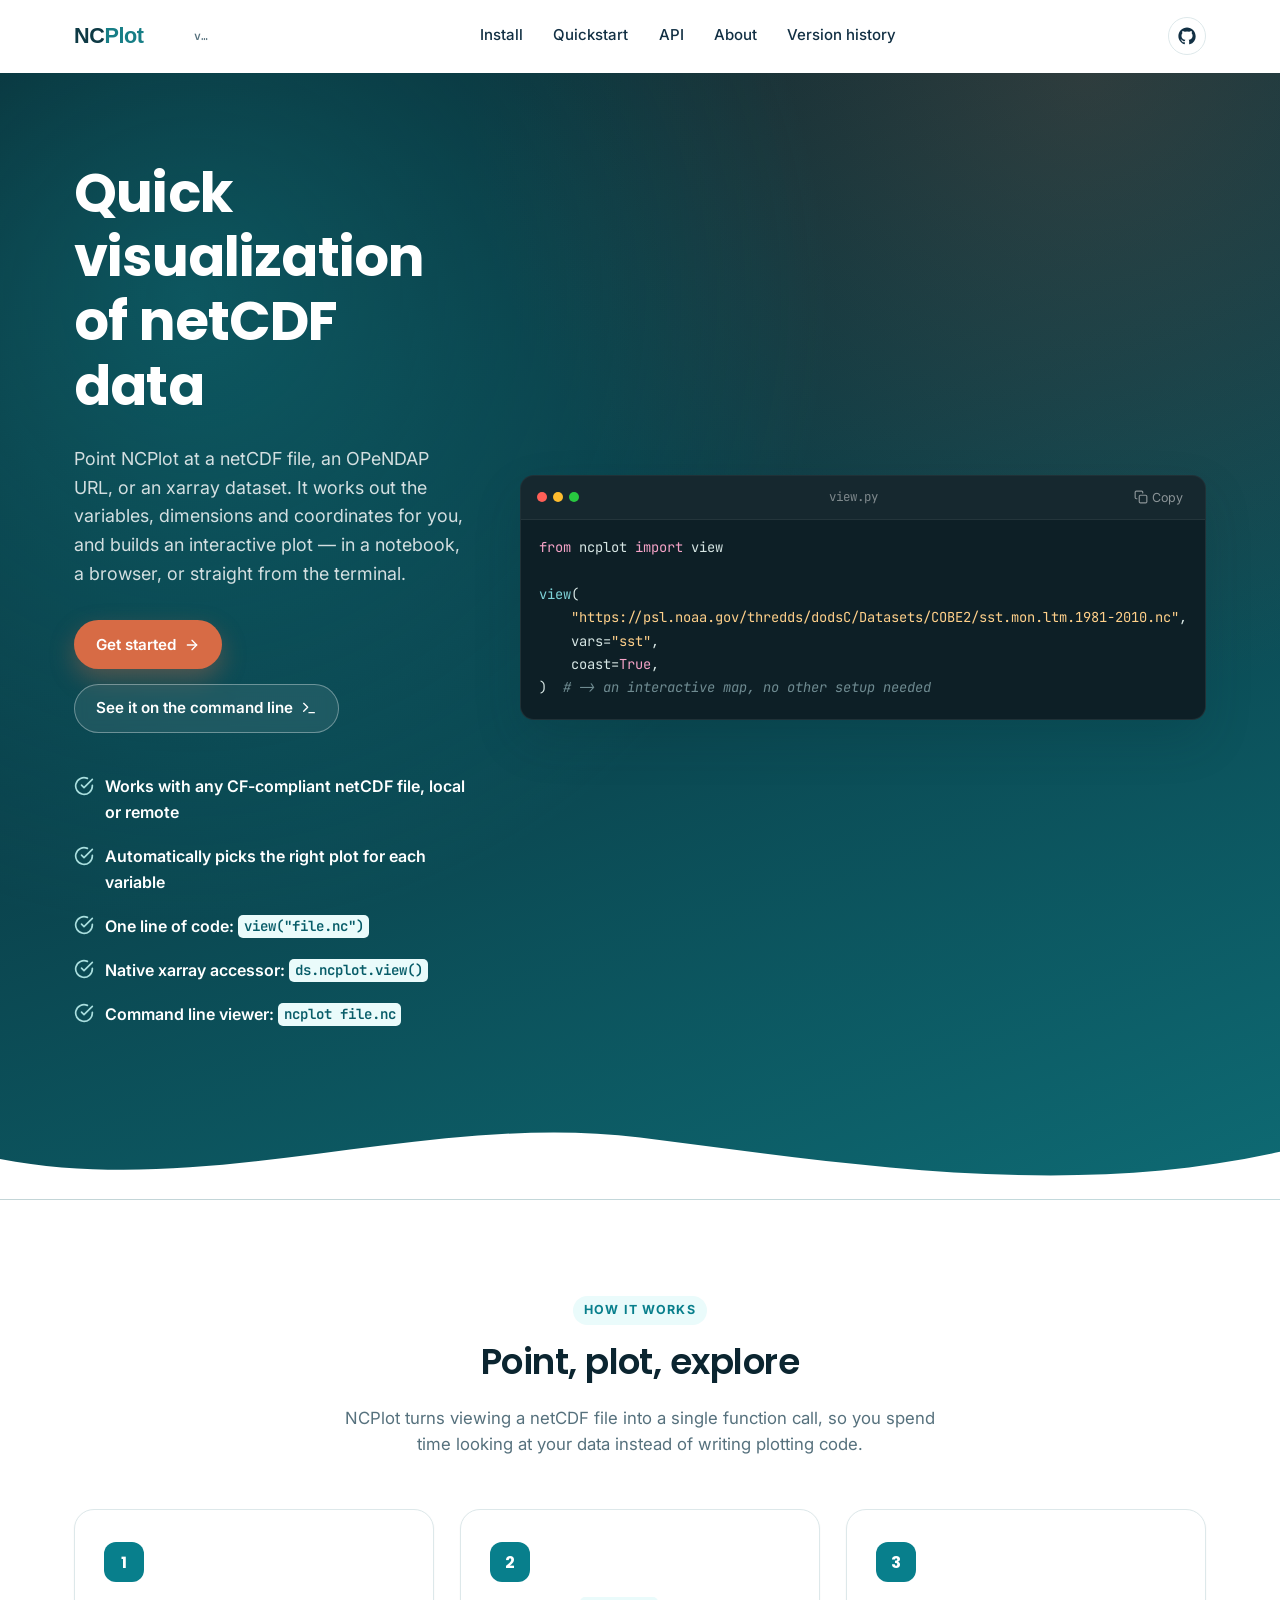
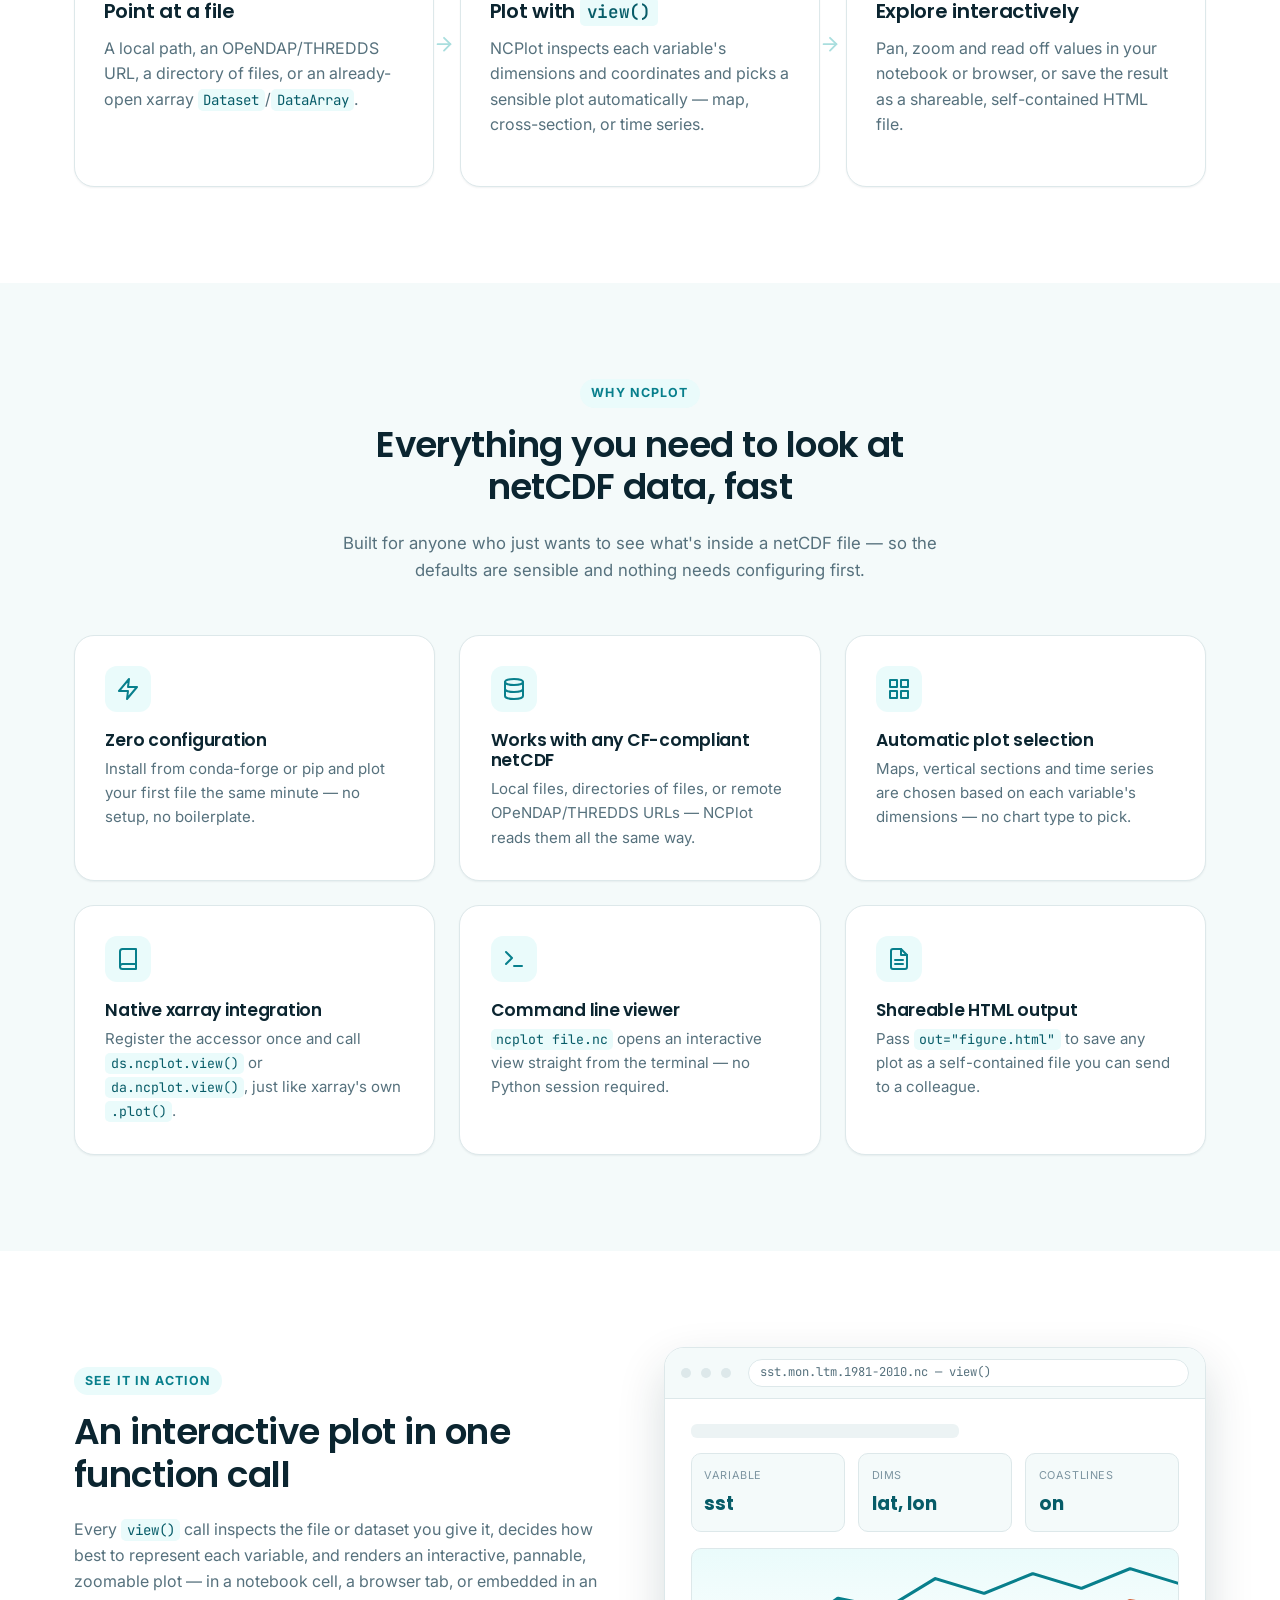
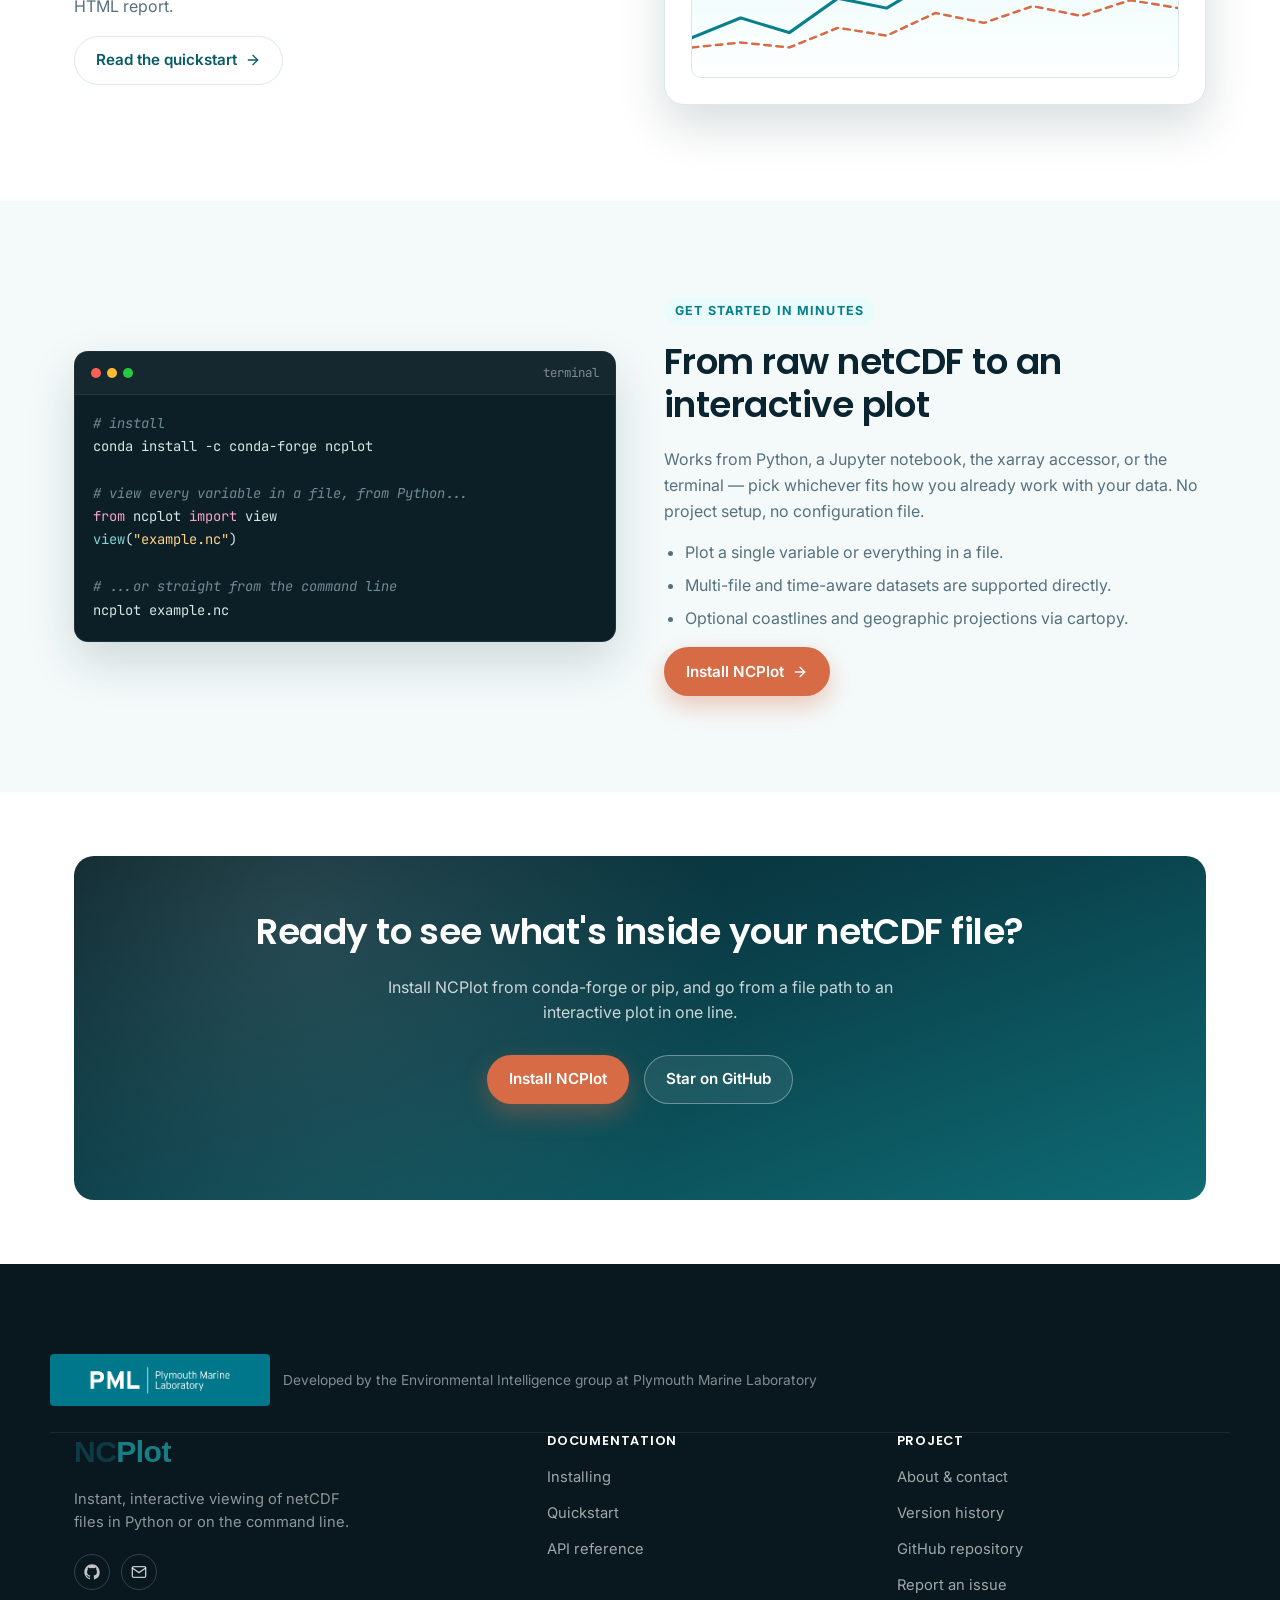
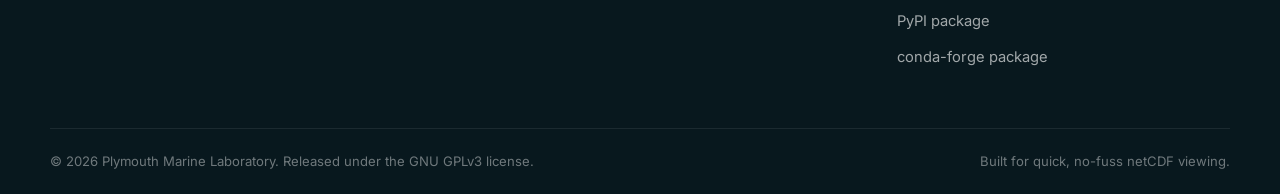
<file: docs-site/index.html>
<!doctype html>
<html lang="en">
<head>
<meta charset="utf-8">
<meta name="viewport" content="width=device-width, initial-scale=1">
<title>NCPlot — Instant Interactive Viewing of netCDF Files</title>
<meta name="description" content="NCPlot is a Python package that automatically plots the contents of netCDF files and xarray datasets — interactively, in a notebook, a browser, or straight from the command line, in a single line of code.">
<link rel="icon" type="image/svg+xml" href="assets/img/favicon.svg">
<link rel="preconnect" href="https://fonts.googleapis.com">
<link rel="preconnect" href="https://fonts.gstatic.com" crossorigin>
<link href="https://fonts.googleapis.com/css2?family=Inter:wght@400;500;600;700&family=Poppins:wght@600;700&family=JetBrains+Mono:wght@400;500&display=swap" rel="stylesheet">
<link rel="stylesheet" href="assets/css/style.css">
</head>
<body>

<header class="site-header">
  <div class="container nav">
    <a class="brand" href="index.html">
      <img src="assets/img/ncplot_wordmark.svg" alt="NCPlot">
      <span id="ncplot-docs-version" class="brand-version">v&hellip;</span>
    </a>
    <nav class="nav-links" id="nav-links">
      <a href="installing.html" data-page="installing.html">Install</a>
      <a href="quickstart.html" data-page="quickstart.html">Quickstart</a>
      <a href="api.html" data-page="api.html">API</a>
      <a href="about.html" data-page="about.html">About</a>
      <a href="version-history.html" data-page="version-history.html">Version history</a>
    </nav>
    <div class="nav-actions">
      <a class="icon-btn" href="https://github.com/pmlmodelling/ncplot" target="_blank" rel="noopener" aria-label="NCPlot on GitHub">
        <svg viewBox="0 0 24 24" fill="currentColor"><path fill-rule="evenodd" d="M12 .5C5.73.5.5 5.74.5 12.09c0 5.08 3.29 9.38 7.86 10.9.57.1.79-.25.79-.55 0-.27-.01-1.17-.02-2.12-3.2.7-3.88-1.36-3.88-1.36-.53-1.34-1.29-1.7-1.29-1.7-1.05-.72.08-.71.08-.71 1.17.08 1.78 1.2 1.78 1.2 1.03 1.77 2.71 1.26 3.37.96.1-.75.4-1.26.73-1.55-2.56-.29-5.26-1.28-5.26-5.71 0-1.26.45-2.29 1.19-3.09-.12-.29-.52-1.46.11-3.05 0 0 .97-.31 3.18 1.18a11.1 11.1 0 0 1 5.79 0c2.2-1.49 3.17-1.18 3.17-1.18.64 1.59.24 2.76.12 3.05.74.8 1.18 1.83 1.18 3.09 0 4.44-2.7 5.42-5.28 5.7.42.36.78 1.08.78 2.17 0 1.57-.01 2.83-.01 3.22 0 .3.21.66.8.55A10.6 10.6 0 0 0 23.5 12.1C23.5 5.74 18.27.5 12 .5Z"/></svg>
      </a>
      <button class="nav-toggle" id="nav-toggle" aria-label="Toggle menu" aria-expanded="false">
        <svg viewBox="0 0 24 24" fill="none" stroke="currentColor" stroke-width="2" stroke-linecap="round"><line x1="3" y1="12" x2="21" y2="12"/><line x1="3" y1="6" x2="21" y2="6"/><line x1="3" y1="18" x2="21" y2="18"/></svg>
      </button>
    </div>
  </div>
</header>

<section class="hero">
  <div class="container hero-grid">
    <div>
      <h1>Quick visualization of netCDF data</h1>
      <p class="hero-sub">Point NCPlot at a netCDF file, an OPeNDAP URL, or an xarray dataset. It works out the variables, dimensions and coordinates for you, and builds an interactive plot — in a notebook, a browser, or straight from the terminal.</p>
      <div class="hero-actions">
        <a class="btn btn-primary" href="installing.html">
          Get started
          <svg viewBox="0 0 24 24" fill="none" stroke="currentColor" stroke-width="2" stroke-linecap="round" stroke-linejoin="round" width="16" height="16"><line x1="5" y1="12" x2="19" y2="12"/><polyline points="12 5 19 12 12 19"/></svg>
        </a>
        <a class="btn btn-ghost" href="quickstart.html">
          See it on the command line
          <svg viewBox="0 0 24 24" fill="none" stroke="currentColor" stroke-width="2" stroke-linecap="round" stroke-linejoin="round" width="16" height="16"><polyline points="4 17 10 11 4 5"/><line x1="12" y1="19" x2="20" y2="19"/></svg>
        </a>
      </div>
      <ul class="hero-points">
        <li>
          <svg viewBox="0 0 24 24" fill="none" stroke="currentColor" stroke-width="2" stroke-linecap="round" stroke-linejoin="round"><path d="M22 11.08V12a10 10 0 1 1-5.93-9.14"/><polyline points="22 4 12 14.01 9 11.01"/></svg>
          <span>Works with any CF-compliant netCDF file, local or remote</span>
        </li>
        <li>
          <svg viewBox="0 0 24 24" fill="none" stroke="currentColor" stroke-width="2" stroke-linecap="round" stroke-linejoin="round"><path d="M22 11.08V12a10 10 0 1 1-5.93-9.14"/><polyline points="22 4 12 14.01 9 11.01"/></svg>
          <span>Automatically picks the right plot for each variable</span>
        </li>
        <li>
          <svg viewBox="0 0 24 24" fill="none" stroke="currentColor" stroke-width="2" stroke-linecap="round" stroke-linejoin="round"><path d="M22 11.08V12a10 10 0 1 1-5.93-9.14"/><polyline points="22 4 12 14.01 9 11.01"/></svg>
          <span>One line of code: <code>view("file.nc")</code></span>
        </li>
        <li>
          <svg viewBox="0 0 24 24" fill="none" stroke="currentColor" stroke-width="2" stroke-linecap="round" stroke-linejoin="round"><path d="M22 11.08V12a10 10 0 1 1-5.93-9.14"/><polyline points="22 4 12 14.01 9 11.01"/></svg>
          <span>Native xarray accessor: <code>ds.ncplot.view()</code></span>
        </li>
        <li>
          <svg viewBox="0 0 24 24" fill="none" stroke="currentColor" stroke-width="2" stroke-linecap="round" stroke-linejoin="round"><path d="M22 11.08V12a10 10 0 1 1-5.93-9.14"/><polyline points="22 4 12 14.01 9 11.01"/></svg>
          <span>Command line viewer: <code>ncplot file.nc</code></span>
        </li>
      </ul>
    </div>
    <div class="hero-panel">
      <div class="code-card">
        <div class="code-card__bar">
          <div class="code-card__dots"><span></span><span></span><span></span></div>
          <span class="code-card__label">view.py</span>
          <button class="code-card__copy" data-copy-target="#hero-code">
            <svg viewBox="0 0 24 24" fill="none" stroke="currentColor" stroke-width="2" stroke-linecap="round" stroke-linejoin="round"><rect x="9" y="9" width="13" height="13" rx="2" ry="2"/><path d="M5 15H4a2 2 0 0 1-2-2V4a2 2 0 0 1 2-2h9a2 2 0 0 1 2 2v1"/></svg>
            <span class="copy-label">Copy</span>
          </button>
        </div>
        <pre id="hero-code"><span class="tok-kw">from</span> ncplot <span class="tok-kw">import</span> view

<span class="tok-fn">view</span>(
    <span class="tok-str">"https://psl.noaa.gov/thredds/dodsC/Datasets/COBE2/sst.mon.ltm.1981-2010.nc"</span>,
    vars=<span class="tok-str">"sst"</span>,
    coast=<span class="tok-kw">True</span>,
)  <span class="tok-com"># -> an interactive map, no other setup needed</span></pre>
      </div>
    </div>
  </div>
  <div class="wave-divider">
    <svg viewBox="0 0 1440 110" preserveAspectRatio="none">
      <path fill="#ffffff" d="M0,64 C240,110 480,10 720,40 C960,70 1200,110 1440,56 L1440,110 L0,110 Z"></path>
    </svg>
  </div>
</section>

<section class="section">
  <div class="container">
    <div class="section-head">
      <span class="kicker">How it works</span>
      <h2>Point, plot, explore</h2>
      <p>NCPlot turns viewing a netCDF file into a single function call, so you spend time looking at your data instead of writing plotting code.</p>
    </div>
    <div class="steps">
      <div class="step-card">
        <span class="step-num">1</span>
        <h3>Point at a file</h3>
        <p>A local path, an OPeNDAP/THREDDS URL, a directory of files, or an already-open xarray <code>Dataset</code>/<code>DataArray</code>.</p>
        <span class="step-arrow"><svg viewBox="0 0 24 24" fill="none" stroke="currentColor" stroke-width="2" stroke-linecap="round" stroke-linejoin="round"><line x1="5" y1="12" x2="19" y2="12"/><polyline points="12 5 19 12 12 19"/></svg></span>
      </div>
      <div class="step-card">
        <span class="step-num">2</span>
        <h3>Plot with <a href="api.html#view"><code>view()</code></a></h3>
        <p>NCPlot inspects each variable's dimensions and coordinates and picks a sensible plot automatically — map, cross-section, or time series.</p>
        <span class="step-arrow"><svg viewBox="0 0 24 24" fill="none" stroke="currentColor" stroke-width="2" stroke-linecap="round" stroke-linejoin="round"><line x1="5" y1="12" x2="19" y2="12"/><polyline points="12 5 19 12 12 19"/></svg></span>
      </div>
      <div class="step-card">
        <span class="step-num">3</span>
        <h3>Explore interactively</h3>
        <p>Pan, zoom and read off values in your notebook or browser, or save the result as a shareable, self-contained HTML file.</p>
      </div>
    </div>
  </div>
</section>

<section class="section section-alt">
  <div class="container">
    <div class="section-head">
      <span class="kicker">Why NCPlot</span>
      <h2>Everything you need to look at netCDF data, fast</h2>
      <p>Built for anyone who just wants to see what's inside a netCDF file — so the defaults are sensible and nothing needs configuring first.</p>
    </div>
    <div class="features-grid">
      <div class="feature-card">
        <div class="feature-icon"><svg viewBox="0 0 24 24" fill="none" stroke="currentColor" stroke-width="2" stroke-linecap="round" stroke-linejoin="round"><polygon points="13 2 3 14 12 14 11 22 21 10 12 10 13 2"/></svg></div>
        <h3>Zero configuration</h3>
        <p>Install from conda-forge or pip and plot your first file the same minute — no setup, no boilerplate.</p>
      </div>
      <div class="feature-card">
        <div class="feature-icon"><svg viewBox="0 0 24 24" fill="none" stroke="currentColor" stroke-width="2" stroke-linecap="round" stroke-linejoin="round"><ellipse cx="12" cy="5" rx="9" ry="3"/><path d="M21 12c0 1.66-4 3-9 3s-9-1.34-9-3"/><path d="M3 5v14c0 1.66 4 3 9 3s9-1.34 9-3V5"/></svg></div>
        <h3>Works with any CF-compliant netCDF</h3>
        <p>Local files, directories of files, or remote OPeNDAP/THREDDS URLs — NCPlot reads them all the same way.</p>
      </div>
      <div class="feature-card">
        <div class="feature-icon"><svg viewBox="0 0 24 24" fill="none" stroke="currentColor" stroke-width="2" stroke-linecap="round" stroke-linejoin="round"><rect x="3" y="3" width="7" height="7"/><rect x="14" y="3" width="7" height="7"/><rect x="14" y="14" width="7" height="7"/><rect x="3" y="14" width="7" height="7"/></svg></div>
        <h3>Automatic plot selection</h3>
        <p>Maps, vertical sections and time series are chosen based on each variable's dimensions — no chart type to pick.</p>
      </div>
      <div class="feature-card">
        <div class="feature-icon"><svg viewBox="0 0 24 24" fill="none" stroke="currentColor" stroke-width="2" stroke-linecap="round" stroke-linejoin="round"><path d="M4 19.5A2.5 2.5 0 0 1 6.5 17H20"/><path d="M6.5 2H20v20H6.5A2.5 2.5 0 0 1 4 19.5v-15A2.5 2.5 0 0 1 6.5 2z"/></svg></div>
        <h3>Native xarray integration</h3>
        <p>Register the accessor once and call <code>ds.ncplot.view()</code> or <code>da.ncplot.view()</code>, just like xarray's own <code>.plot()</code>.</p>
      </div>
      <div class="feature-card">
        <div class="feature-icon"><svg viewBox="0 0 24 24" fill="none" stroke="currentColor" stroke-width="2" stroke-linecap="round" stroke-linejoin="round"><polyline points="4 17 10 11 4 5"/><line x1="12" y1="19" x2="20" y2="19"/></svg></div>
        <h3>Command line viewer</h3>
        <p><code>ncplot file.nc</code> opens an interactive view straight from the terminal — no Python session required.</p>
      </div>
      <div class="feature-card">
        <div class="feature-icon"><svg viewBox="0 0 24 24" fill="none" stroke="currentColor" stroke-width="2" stroke-linecap="round" stroke-linejoin="round"><path d="M14 2H6a2 2 0 0 0-2 2v16a2 2 0 0 0 2 2h12a2 2 0 0 0 2-2V8z"/><polyline points="14 2 14 8 20 8"/><line x1="16" y1="13" x2="8" y2="13"/><line x1="16" y1="17" x2="8" y2="17"/></svg></div>
        <h3>Shareable HTML output</h3>
        <p>Pass <code>out="figure.html"</code> to save any plot as a self-contained file you can send to a colleague.</p>
      </div>
    </div>
  </div>
</section>

<section class="section">
  <div class="container">
    <div class="preview-panel">
      <div>
        <span class="kicker">See it in action</span>
        <h2>An interactive plot in one function call</h2>
        <p>Every <a href="api.html#view"><code>view()</code></a> call inspects the file or dataset you give it, decides how best to represent each variable, and renders an interactive, pannable, zoomable plot — in a notebook cell, a browser tab, or embedded in an HTML report.</p>
        <a class="btn btn-outline" href="quickstart.html">
          Read the quickstart
          <svg viewBox="0 0 24 24" fill="none" stroke="currentColor" stroke-width="2" stroke-linecap="round" stroke-linejoin="round" width="16" height="16"><line x1="5" y1="12" x2="19" y2="12"/><polyline points="12 5 19 12 12 19"/></svg>
        </a>
      </div>
      <div class="browser-mock">
        <div class="browser-mock__bar">
          <span></span><span></span><span></span>
          <div class="browser-mock__url">sst.mon.ltm.1981-2010.nc — view()</div>
        </div>
        <div class="browser-mock__body">
          <div class="fake-title"></div>
          <div class="mock-stat-row">
            <div class="mock-stat"><span>Variable</span><strong>sst</strong></div>
            <div class="mock-stat"><span>Dims</span><strong>lat, lon</strong></div>
            <div class="mock-stat"><span>Coastlines</span><strong>on</strong></div>
          </div>
          <div class="mock-chart">
            <svg viewBox="0 0 400 130" preserveAspectRatio="none">
              <polyline points="0,90 40,70 80,85 120,50 160,60 200,30 240,45 280,25 320,40 360,20 400,35" fill="none" stroke="#087f8c" stroke-width="3" stroke-linecap="round" stroke-linejoin="round"/>
              <polyline points="0,100 40,95 80,100 120,80 160,88 200,65 240,75 280,58 320,68 360,52 400,60" fill="none" stroke="#d76b45" stroke-width="2.5" stroke-dasharray="5 5" stroke-linecap="round" stroke-linejoin="round"/>
            </svg>
          </div>
        </div>
      </div>
    </div>
  </div>
</section>

<section class="section section-alt">
  <div class="container">
    <div class="sample">
      <div class="code-card">
        <div class="code-card__bar">
          <div class="code-card__dots"><span></span><span></span><span></span></div>
          <span class="code-card__label">terminal</span>
        </div>
        <pre><span class="tok-com"># install</span>
conda install -c conda-forge ncplot

<span class="tok-com"># view every variable in a file, from Python...</span>
<span class="tok-kw">from</span> ncplot <span class="tok-kw">import</span> view
<span class="tok-fn">view</span>(<span class="tok-str">"example.nc"</span>)

<span class="tok-com"># ...or straight from the command line</span>
ncplot example.nc</pre>
      </div>
      <div>
        <span class="kicker">Get started in minutes</span>
        <h2>From raw netCDF to an interactive plot</h2>
        <p>Works from Python, a Jupyter notebook, the xarray accessor, or the terminal — pick whichever fits how you already work with your data. No project setup, no configuration file.</p>
        <ul>
          <li>Plot a single variable or everything in a file.</li>
          <li>Multi-file and time-aware datasets are supported directly.</li>
          <li>Optional coastlines and geographic projections via cartopy.</li>
        </ul>
        <a class="btn btn-primary" href="installing.html">
          Install NCPlot
          <svg viewBox="0 0 24 24" fill="none" stroke="currentColor" stroke-width="2" stroke-linecap="round" stroke-linejoin="round" width="16" height="16"><line x1="5" y1="12" x2="19" y2="12"/><polyline points="12 5 19 12 12 19"/></svg>
        </a>
      </div>
    </div>
  </div>
</section>

<section class="section section-tight">
  <div class="container">
    <div class="cta-banner">
      <h2>Ready to see what's inside your netCDF file?</h2>
      <p>Install NCPlot from conda-forge or pip, and go from a file path to an interactive plot in one line.</p>
      <div class="hero-actions">
        <a class="btn btn-primary" href="installing.html">Install NCPlot</a>
        <a class="btn btn-ghost" href="https://github.com/pmlmodelling/ncplot" target="_blank" rel="noopener">Star on GitHub</a>
      </div>
    </div>
  </div>
</section>

<footer class="site-footer">
  <div class="container footer-pml">
    <a href="https://pml.ac.uk/" target="_blank" rel="noopener"><img src="assets/img/pml_logo.jpg" alt="Plymouth Marine Laboratory"></a>
    <span>Developed by the Environmental Intelligence group at Plymouth Marine Laboratory</span>
  </div>
  <div class="container footer-top">
    <div class="footer-brand">
      <img src="assets/img/ncplot_wordmark.svg" alt="NCPlot">
      <p>Instant, interactive viewing of netCDF files in Python or on the command line.</p>
      <div class="footer-social">
        <a href="https://github.com/pmlmodelling/ncplot" target="_blank" rel="noopener" aria-label="GitHub">
          <svg viewBox="0 0 24 24" fill="currentColor"><path fill-rule="evenodd" d="M12 .5C5.73.5.5 5.74.5 12.09c0 5.08 3.29 9.38 7.86 10.9.57.1.79-.25.79-.55 0-.27-.01-1.17-.02-2.12-3.2.7-3.88-1.36-3.88-1.36-.53-1.34-1.29-1.7-1.29-1.7-1.05-.72.08-.71.08-.71 1.17.08 1.78 1.2 1.78 1.2 1.03 1.77 2.71 1.26 3.37.96.1-.75.4-1.26.73-1.55-2.56-.29-5.26-1.28-5.26-5.71 0-1.26.45-2.29 1.19-3.09-.12-.29-.52-1.46.11-3.05 0 0 .97-.31 3.18 1.18a11.1 11.1 0 0 1 5.79 0c2.2-1.49 3.17-1.18 3.17-1.18.64 1.59.24 2.76.12 3.05.74.8 1.18 1.83 1.18 3.09 0 4.44-2.7 5.42-5.28 5.7.42.36.78 1.08.78 2.17 0 1.57-.01 2.83-.01 3.22 0 .3.21.66.8.55A10.6 10.6 0 0 0 23.5 12.1C23.5 5.74 18.27.5 12 .5Z"/></svg>
        </a>
        <a href="mailto:rwi@pml.ac.uk" aria-label="Email">
          <svg viewBox="0 0 24 24" fill="none" stroke="currentColor" stroke-width="2" stroke-linecap="round" stroke-linejoin="round"><path d="M4 4h16c1.1 0 2 .9 2 2v12c0 1.1-.9 2-2 2H4c-1.1 0-2-.9-2-2V6c0-1.1.9-2 2-2z"/><polyline points="22,6 12,13 2,6"/></svg>
        </a>
      </div>
    </div>
    <div class="footer-col">
      <h4>Documentation</h4>
      <ul>
        <li><a href="installing.html">Installing</a></li>
        <li><a href="quickstart.html">Quickstart</a></li>
        <li><a href="api.html">API reference</a></li>
      </ul>
    </div>
    <div class="footer-col">
      <h4>Project</h4>
      <ul>
        <li><a href="about.html">About &amp; contact</a></li>
        <li><a href="version-history.html">Version history</a></li>
        <li><a href="https://github.com/pmlmodelling/ncplot" target="_blank" rel="noopener">GitHub repository</a></li>
        <li><a href="https://github.com/pmlmodelling/ncplot/issues" target="_blank" rel="noopener">Report an issue</a></li>
        <li><a href="https://pypi.org/project/ncplot/" target="_blank" rel="noopener">PyPI package</a></li>
        <li><a href="https://anaconda.org/conda-forge/ncplot" target="_blank" rel="noopener">conda-forge package</a></li>
      </ul>
    </div>
  </div>
  <div class="container footer-bottom">
    <span>© 2026 Plymouth Marine Laboratory. Released under the GNU GPLv3 license.</span>
    <span>Built for quick, no-fuss netCDF viewing.</span>
  </div>
</footer>

<button class="back-to-top" aria-label="Back to top">
  <svg viewBox="0 0 24 24" fill="none" stroke="currentColor" stroke-width="2" stroke-linecap="round" stroke-linejoin="round"><line x1="12" y1="19" x2="12" y2="5"/><polyline points="5 12 12 5 19 12"/></svg>
</button>

<script src="assets/js/main.js"></script>
</body>
</html>
</file>
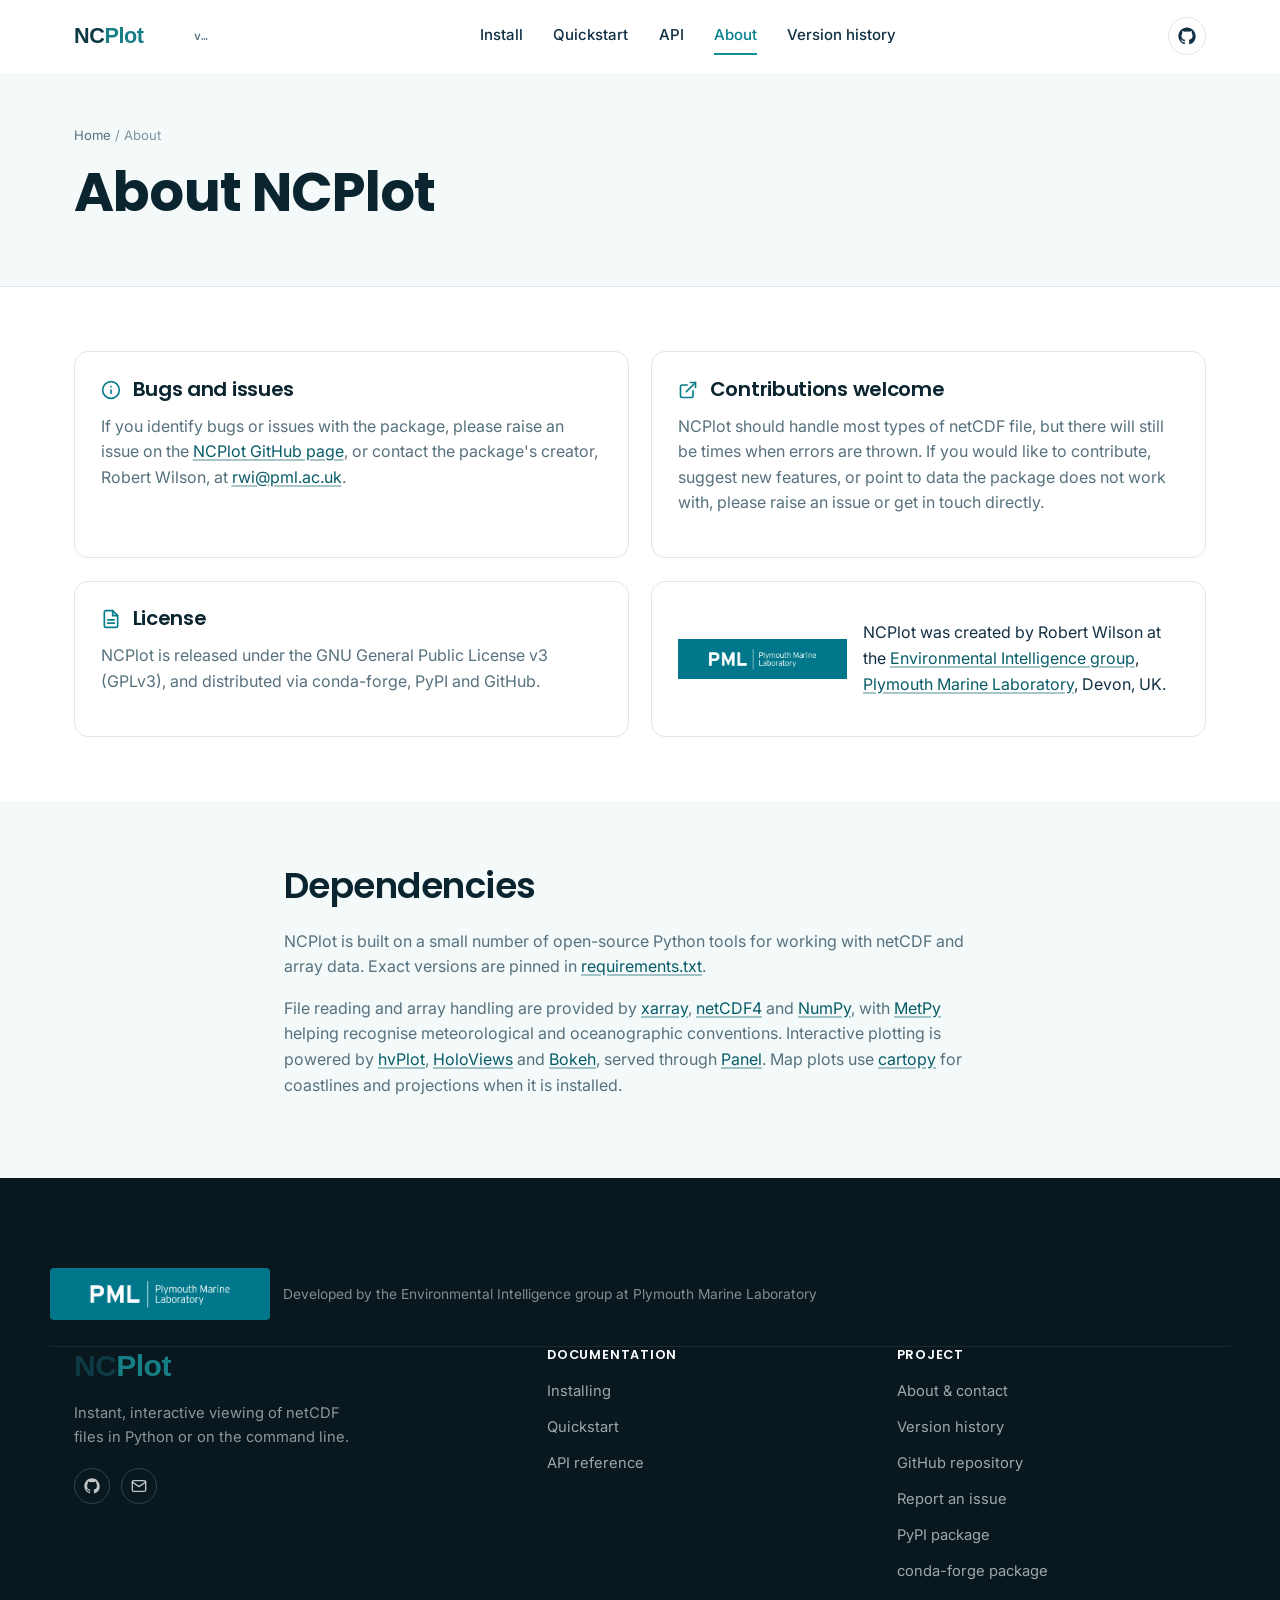
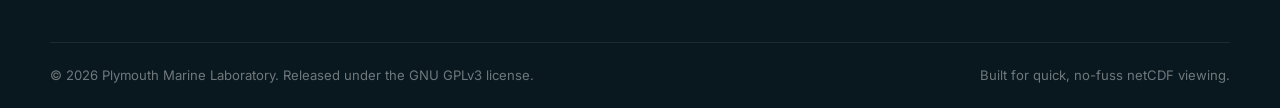
<file: docs-site/about.html>
<!doctype html>
<html lang="en">
<head>
<meta charset="utf-8">
<meta name="viewport" content="width=device-width, initial-scale=1">
<title>About — NCPlot</title>
<meta name="description" content="NCPlot is developed by Robert Wilson at Plymouth Marine Laboratory. Bug reports, contributions and feature requests are welcome on GitHub.">
<link rel="icon" type="image/svg+xml" href="assets/img/favicon.svg">
<link rel="preconnect" href="https://fonts.googleapis.com">
<link rel="preconnect" href="https://fonts.gstatic.com" crossorigin>
<link href="https://fonts.googleapis.com/css2?family=Inter:wght@400;500;600;700&family=Poppins:wght@600;700&family=JetBrains+Mono:wght@400;500&display=swap" rel="stylesheet">
<link rel="stylesheet" href="assets/css/style.css">
</head>
<body>

<header class="site-header">
  <div class="container nav">
    <a class="brand" href="index.html">
      <img src="assets/img/ncplot_wordmark.svg" alt="NCPlot">
      <span id="ncplot-docs-version" class="brand-version">v&hellip;</span>
    </a>
    <nav class="nav-links" id="nav-links">
      <a href="installing.html" data-page="installing.html">Install</a>
      <a href="quickstart.html" data-page="quickstart.html">Quickstart</a>
      <a href="api.html" data-page="api.html">API</a>
      <a href="about.html" data-page="about.html">About</a>
      <a href="version-history.html" data-page="version-history.html">Version history</a>
    </nav>
    <div class="nav-actions">
      <a class="icon-btn" href="https://github.com/pmlmodelling/ncplot" target="_blank" rel="noopener" aria-label="NCPlot on GitHub">
        <svg viewBox="0 0 24 24" fill="currentColor"><path fill-rule="evenodd" d="M12 .5C5.73.5.5 5.74.5 12.09c0 5.08 3.29 9.38 7.86 10.9.57.1.79-.25.79-.55 0-.27-.01-1.17-.02-2.12-3.2.7-3.88-1.36-3.88-1.36-.53-1.34-1.29-1.7-1.29-1.7-1.05-.72.08-.71.08-.71 1.17.08 1.78 1.2 1.78 1.2 1.03 1.77 2.71 1.26 3.37.96.1-.75.4-1.26.73-1.55-2.56-.29-5.26-1.28-5.26-5.71 0-1.26.45-2.29 1.19-3.09-.12-.29-.52-1.46.11-3.05 0 0 .97-.31 3.18 1.18a11.1 11.1 0 0 1 5.79 0c2.2-1.49 3.17-1.18 3.17-1.18.64 1.59.24 2.76.12 3.05.74.8 1.18 1.83 1.18 3.09 0 4.44-2.7 5.42-5.28 5.7.42.36.78 1.08.78 2.17 0 1.57-.01 2.83-.01 3.22 0 .3.21.66.8.55A10.6 10.6 0 0 0 23.5 12.1C23.5 5.74 18.27.5 12 .5Z"/></svg>
      </a>
      <button class="nav-toggle" id="nav-toggle" aria-label="Toggle menu" aria-expanded="false">
        <svg viewBox="0 0 24 24" fill="none" stroke="currentColor" stroke-width="2" stroke-linecap="round"><line x1="3" y1="12" x2="21" y2="12"/><line x1="3" y1="6" x2="21" y2="6"/><line x1="3" y1="18" x2="21" y2="18"/></svg>
      </button>
    </div>
  </div>
</header>

<div class="page-hero">
  <div class="container">
    <div class="breadcrumb"><a href="index.html">Home</a> / About</div>
    <h1>About NCPlot</h1>
  </div>
</div>

<div class="section section-tight">
  <div class="container">
    <div class="two-col">
      <div class="info-card">
        <h3><svg viewBox="0 0 24 24" fill="none" stroke="currentColor" stroke-width="2" stroke-linecap="round" stroke-linejoin="round"><circle cx="12" cy="12" r="10"/><line x1="12" y1="16" x2="12" y2="12"/><line x1="12" y1="8" x2="12.01" y2="8"/></svg>Bugs and issues</h3>
        <p>If you identify bugs or issues with the package, please raise an issue on the <a href="https://github.com/pmlmodelling/ncplot/issues" target="_blank" rel="noopener">NCPlot GitHub page</a>, or contact the package's creator, Robert Wilson, at <a href="mailto:rwi@pml.ac.uk">rwi@pml.ac.uk</a>.</p>
      </div>
      <div class="info-card">
        <h3><svg viewBox="0 0 24 24" fill="none" stroke="currentColor" stroke-width="2" stroke-linecap="round" stroke-linejoin="round"><path d="M18 13v6a2 2 0 0 1-2 2H5a2 2 0 0 1-2-2V8a2 2 0 0 1 2-2h6"/><polyline points="15 3 21 3 21 9"/><line x1="10" y1="14" x2="21" y2="3"/></svg>Contributions welcome</h3>
        <p>NCPlot should handle most types of netCDF file, but there will still be times when errors are thrown. If you would like to contribute, suggest new features, or point to data the package does not work with, please raise an issue or get in touch directly.</p>
      </div>
      <div class="info-card">
        <h3><svg viewBox="0 0 24 24" fill="none" stroke="currentColor" stroke-width="2" stroke-linecap="round" stroke-linejoin="round"><path d="M14 2H6a2 2 0 0 0-2 2v16a2 2 0 0 0 2 2h12a2 2 0 0 0 2-2V8z"/><polyline points="14 2 14 8 20 8"/><line x1="16" y1="13" x2="8" y2="13"/><line x1="16" y1="17" x2="8" y2="17"/></svg>License</h3>
        <p>NCPlot is released under the GNU General Public License v3 (GPLv3), and distributed via conda-forge, PyPI and GitHub.</p>
      </div>
      <div class="info-card" style="display:flex; align-items:center; gap:1rem;">
        <img src="assets/img/pml_logo.jpg" alt="Plymouth Marine Laboratory" style="height:40px; width:auto; flex-shrink:0;">
        <span>NCPlot was created by Robert Wilson at the <a href="https://pml.ac.uk/sciencetopics/environmental-intelligence/" target="_blank" rel="noopener">Environmental Intelligence group</a>, <a href="https://pml.ac.uk/" target="_blank" rel="noopener">Plymouth Marine Laboratory</a>, Devon, UK.</span>
      </div>
    </div>
  </div>
</div>

<div class="section section-tight section-alt">
  <div class="container" style="max-width: 760px;">
    <h2>Dependencies</h2>
    <p>NCPlot is built on a small number of open-source Python tools for
    working with netCDF and array data. Exact versions are pinned in
    <a href="https://github.com/pmlmodelling/ncplot/blob/master/requirements.txt" target="_blank" rel="noopener">requirements.txt</a>.</p>
    <p>File reading and array handling are provided by
    <a href="https://xarray.dev/" target="_blank" rel="noopener">xarray</a>,
    <a href="https://unidata.github.io/netcdf4-python/" target="_blank" rel="noopener">netCDF4</a>
    and <a href="https://numpy.org/" target="_blank" rel="noopener">NumPy</a>,
    with <a href="https://unidata.github.io/MetPy/" target="_blank" rel="noopener">MetPy</a>
    helping recognise meteorological and oceanographic conventions.
    Interactive plotting is powered by
    <a href="https://hvplot.holoviz.org/" target="_blank" rel="noopener">hvPlot</a>,
    <a href="https://holoviews.org/" target="_blank" rel="noopener">HoloViews</a>
    and <a href="https://bokeh.org/" target="_blank" rel="noopener">Bokeh</a>,
    served through <a href="https://panel.holoviz.org/" target="_blank" rel="noopener">Panel</a>.
    Map plots use <a href="https://scitools.org.uk/cartopy/docs/latest/" target="_blank" rel="noopener">cartopy</a> for coastlines and
    projections when it is installed.</p>
  </div>
</div>

<footer class="site-footer">
  <div class="container footer-pml">
    <a href="https://pml.ac.uk/" target="_blank" rel="noopener"><img src="assets/img/pml_logo.jpg" alt="Plymouth Marine Laboratory"></a>
    <span>Developed by the Environmental Intelligence group at Plymouth Marine Laboratory</span>
  </div>
  <div class="container footer-top">
    <div class="footer-brand">
      <img src="assets/img/ncplot_wordmark.svg" alt="NCPlot">
      <p>Instant, interactive viewing of netCDF files in Python or on the command line.</p>
      <div class="footer-social">
        <a href="https://github.com/pmlmodelling/ncplot" target="_blank" rel="noopener" aria-label="GitHub">
          <svg viewBox="0 0 24 24" fill="currentColor"><path fill-rule="evenodd" d="M12 .5C5.73.5.5 5.74.5 12.09c0 5.08 3.29 9.38 7.86 10.9.57.1.79-.25.79-.55 0-.27-.01-1.17-.02-2.12-3.2.7-3.88-1.36-3.88-1.36-.53-1.34-1.29-1.7-1.29-1.7-1.05-.72.08-.71.08-.71 1.17.08 1.78 1.2 1.78 1.2 1.03 1.77 2.71 1.26 3.37.96.1-.75.4-1.26.73-1.55-2.56-.29-5.26-1.28-5.26-5.71 0-1.26.45-2.29 1.19-3.09-.12-.29-.52-1.46.11-3.05 0 0 .97-.31 3.18 1.18a11.1 11.1 0 0 1 5.79 0c2.2-1.49 3.17-1.18 3.17-1.18.64 1.59.24 2.76.12 3.05.74.8 1.18 1.83 1.18 3.09 0 4.44-2.7 5.42-5.28 5.7.42.36.78 1.08.78 2.17 0 1.57-.01 2.83-.01 3.22 0 .3.21.66.8.55A10.6 10.6 0 0 0 23.5 12.1C23.5 5.74 18.27.5 12 .5Z"/></svg>
        </a>
        <a href="mailto:rwi@pml.ac.uk" aria-label="Email">
          <svg viewBox="0 0 24 24" fill="none" stroke="currentColor" stroke-width="2" stroke-linecap="round" stroke-linejoin="round"><path d="M4 4h16c1.1 0 2 .9 2 2v12c0 1.1-.9 2-2 2H4c-1.1 0-2-.9-2-2V6c0-1.1.9-2 2-2z"/><polyline points="22,6 12,13 2,6"/></svg>
        </a>
      </div>
    </div>
    <div class="footer-col">
      <h4>Documentation</h4>
      <ul>
        <li><a href="installing.html">Installing</a></li>
        <li><a href="quickstart.html">Quickstart</a></li>
        <li><a href="api.html">API reference</a></li>
      </ul>
    </div>
    <div class="footer-col">
      <h4>Project</h4>
      <ul>
        <li><a href="about.html">About &amp; contact</a></li>
        <li><a href="version-history.html">Version history</a></li>
        <li><a href="https://github.com/pmlmodelling/ncplot" target="_blank" rel="noopener">GitHub repository</a></li>
        <li><a href="https://github.com/pmlmodelling/ncplot/issues" target="_blank" rel="noopener">Report an issue</a></li>
        <li><a href="https://pypi.org/project/ncplot/" target="_blank" rel="noopener">PyPI package</a></li>
        <li><a href="https://anaconda.org/conda-forge/ncplot" target="_blank" rel="noopener">conda-forge package</a></li>
      </ul>
    </div>
  </div>
  <div class="container footer-bottom">
    <span>© 2026 Plymouth Marine Laboratory. Released under the GNU GPLv3 license.</span>
    <span>Built for quick, no-fuss netCDF viewing.</span>
  </div>
</footer>

<button class="back-to-top" aria-label="Back to top">
  <svg viewBox="0 0 24 24" fill="none" stroke="currentColor" stroke-width="2" stroke-linecap="round" stroke-linejoin="round"><line x1="12" y1="19" x2="12" y2="5"/><polyline points="5 12 12 5 19 12"/></svg>
</button>

<script src="assets/js/main.js"></script>
</body>
</html>
</file>
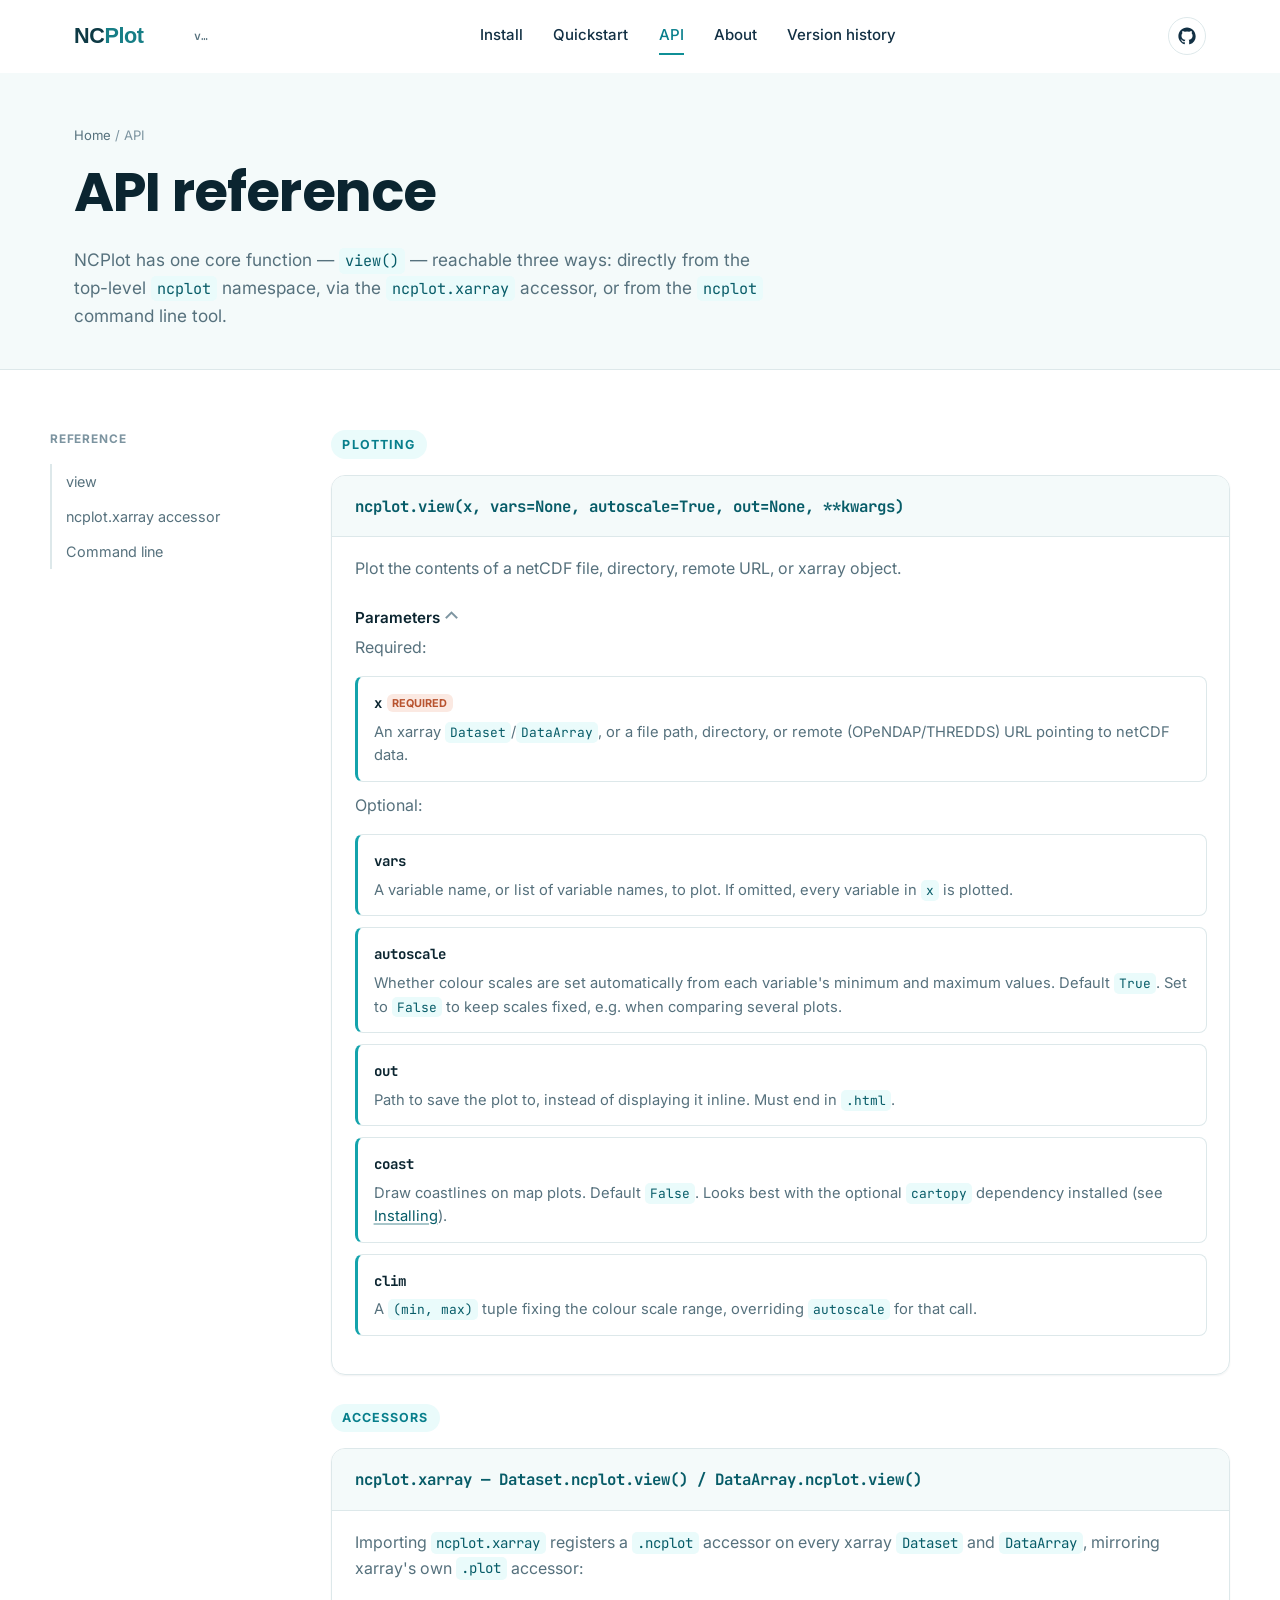
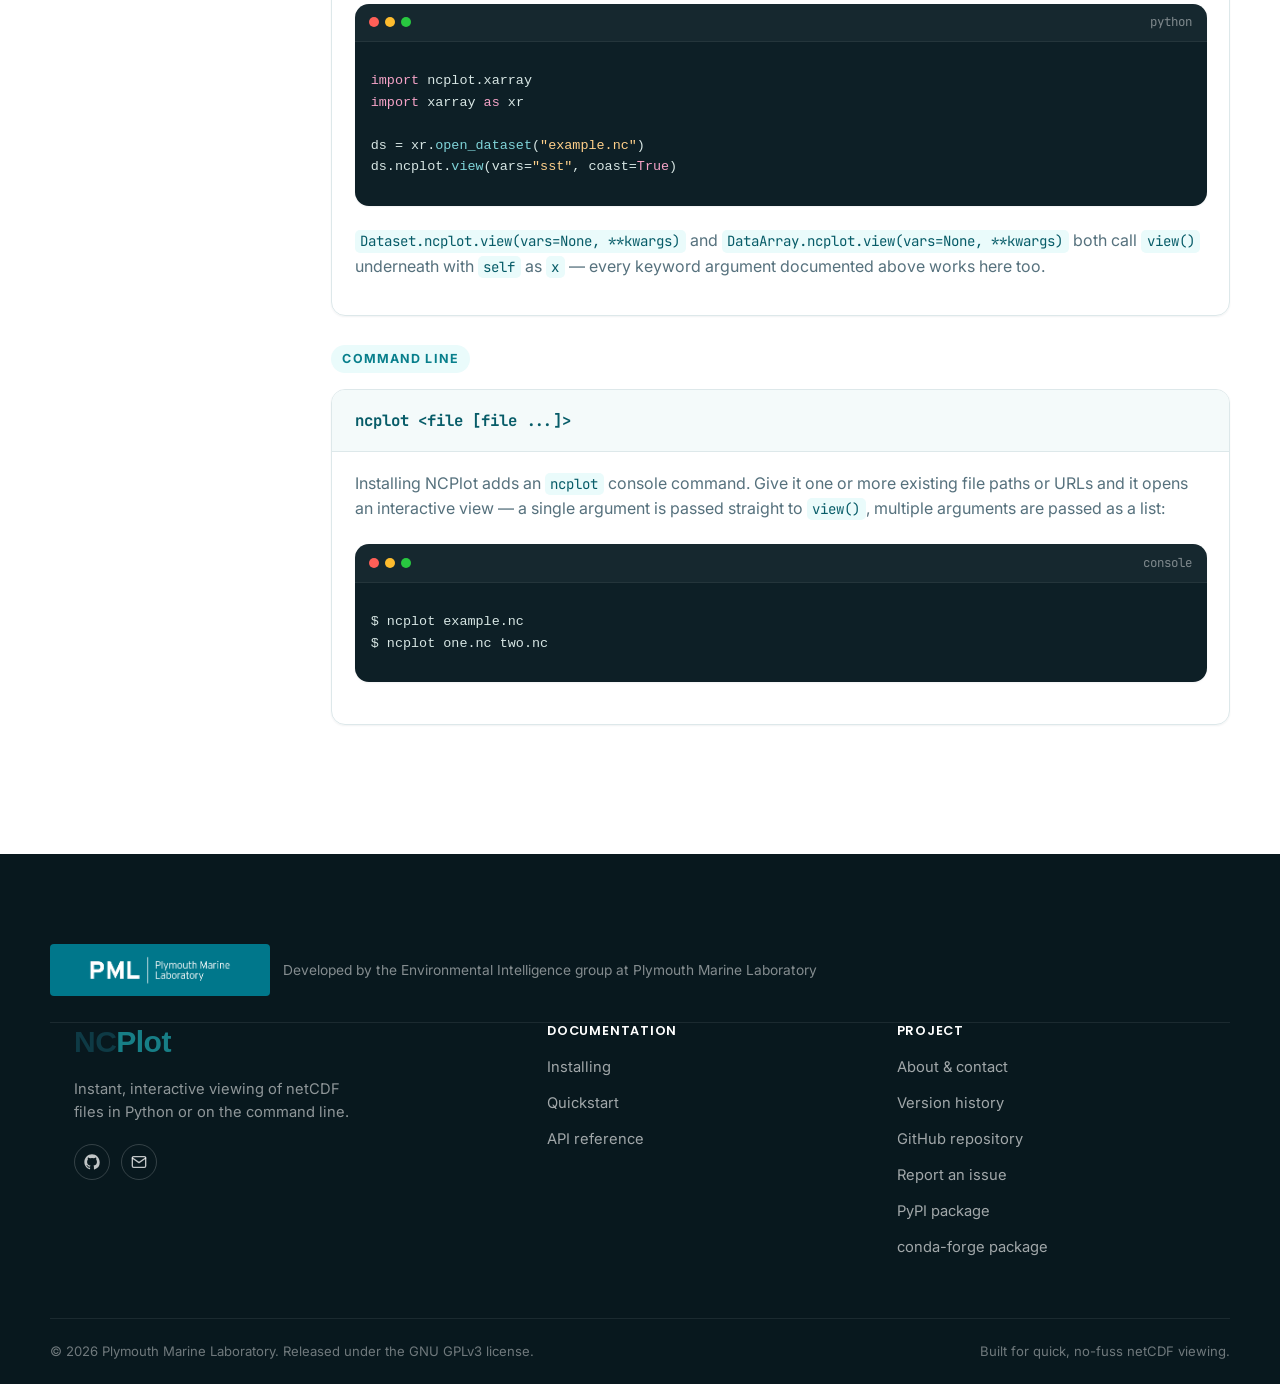
<file: docs-site/api.html>
<!doctype html>
<html lang="en">
<head>
<meta charset="utf-8">
<meta name="viewport" content="width=device-width, initial-scale=1">
<title>API Reference — NCPlot</title>
<meta name="description" content="Function reference for ncplot: view(), the ncplot.xarray accessor, and the ncplot command line tool.">
<link rel="icon" type="image/svg+xml" href="assets/img/favicon.svg">
<link rel="preconnect" href="https://fonts.googleapis.com">
<link rel="preconnect" href="https://fonts.gstatic.com" crossorigin>
<link href="https://fonts.googleapis.com/css2?family=Inter:wght@400;500;600;700&family=Poppins:wght@600;700&family=JetBrains+Mono:wght@400;500&display=swap" rel="stylesheet">
<link rel="stylesheet" href="assets/css/style.css">
</head>
<body>

<header class="site-header">
  <div class="container nav">
    <a class="brand" href="index.html">
      <img src="assets/img/ncplot_wordmark.svg" alt="NCPlot">
      <span id="ncplot-docs-version" class="brand-version">v&hellip;</span>
    </a>
    <nav class="nav-links" id="nav-links">
      <a href="installing.html" data-page="installing.html">Install</a>
      <a href="quickstart.html" data-page="quickstart.html">Quickstart</a>
      <a href="api.html" data-page="api.html">API</a>
      <a href="about.html" data-page="about.html">About</a>
      <a href="version-history.html" data-page="version-history.html">Version history</a>
    </nav>
    <div class="nav-actions">
      <a class="icon-btn" href="https://github.com/pmlmodelling/ncplot" target="_blank" rel="noopener" aria-label="NCPlot on GitHub">
        <svg viewBox="0 0 24 24" fill="currentColor"><path fill-rule="evenodd" d="M12 .5C5.73.5.5 5.74.5 12.09c0 5.08 3.29 9.38 7.86 10.9.57.1.79-.25.79-.55 0-.27-.01-1.17-.02-2.12-3.2.7-3.88-1.36-3.88-1.36-.53-1.34-1.29-1.7-1.29-1.7-1.05-.72.08-.71.08-.71 1.17.08 1.78 1.2 1.78 1.2 1.03 1.77 2.71 1.26 3.37.96.1-.75.4-1.26.73-1.55-2.56-.29-5.26-1.28-5.26-5.71 0-1.26.45-2.29 1.19-3.09-.12-.29-.52-1.46.11-3.05 0 0 .97-.31 3.18 1.18a11.1 11.1 0 0 1 5.79 0c2.2-1.49 3.17-1.18 3.17-1.18.64 1.59.24 2.76.12 3.05.74.8 1.18 1.83 1.18 3.09 0 4.44-2.7 5.42-5.28 5.7.42.36.78 1.08.78 2.17 0 1.57-.01 2.83-.01 3.22 0 .3.21.66.8.55A10.6 10.6 0 0 0 23.5 12.1C23.5 5.74 18.27.5 12 .5Z"/></svg>
      </a>
      <button class="nav-toggle" id="nav-toggle" aria-label="Toggle menu" aria-expanded="false">
        <svg viewBox="0 0 24 24" fill="none" stroke="currentColor" stroke-width="2" stroke-linecap="round"><line x1="3" y1="12" x2="21" y2="12"/><line x1="3" y1="6" x2="21" y2="6"/><line x1="3" y1="18" x2="21" y2="18"/></svg>
      </button>
    </div>
  </div>
</header>

<div class="page-hero">
  <div class="container">
    <div class="breadcrumb"><a href="index.html">Home</a> / API</div>
    <h1>API reference</h1>
    <p class="lead">NCPlot has one core function — <code>view()</code> — reachable three ways: directly from the top-level <code>ncplot</code> namespace, via the <code>ncplot.xarray</code> accessor, or from the <code>ncplot</code> command line tool.</p>
  </div>
</div>

<div class="container docs-layout">
  <aside class="docs-toc">
    <div class="docs-toc-title">Reference</div>
    <ul>
      <li><a href="#view">view</a></li>
      <li><a href="#xarray-accessor">ncplot.xarray accessor</a></li>
      <li><a href="#cli">Command line</a></li>
    </ul>
  </aside>

  <div class="docs-content">

    <span class="kicker">Plotting</span>

    <div class="api-card" id="view">
      <div class="api-card__head"><div class="sig">ncplot.view(x, vars=None, autoscale=True, out=None, **kwargs)</div></div>
      <div class="api-card__body">
        <p>Plot the contents of a netCDF file, directory, remote URL, or xarray object.</p>
        <details class="param-details" open>
          <summary>Parameters</summary>
          <p>Required:</p>
          <ul class="param-list">
            <li><code class="param-name">x</code><span class="param-tag">required</span><p>An xarray <code>Dataset</code>/<code>DataArray</code>, or a file path, directory, or remote (OPeNDAP/THREDDS) URL pointing to netCDF data.</p></li>
          </ul>
          <p>Optional:</p>
          <ul class="param-list">
            <li><code class="param-name">vars</code><p>A variable name, or list of variable names, to plot. If omitted, every variable in <code>x</code> is plotted.</p></li>
            <li><code class="param-name">autoscale</code><p>Whether colour scales are set automatically from each variable's minimum and maximum values. Default <code>True</code>. Set to <code>False</code> to keep scales fixed, e.g. when comparing several plots.</p></li>
            <li><code class="param-name">out</code><p>Path to save the plot to, instead of displaying it inline. Must end in <code>.html</code>.</p></li>
            <li><code class="param-name">coast</code><p>Draw coastlines on map plots. Default <code>False</code>. Looks best with the optional <code>cartopy</code> dependency installed (see <a href="installing.html">Installing</a>).</p></li>
            <li><code class="param-name">clim</code><p>A <code>(min, max)</code> tuple fixing the colour scale range, overriding <code>autoscale</code> for that call.</p></li>
          </ul>
        </details>
      </div>
    </div>

    <span class="kicker">Accessors</span>

    <div class="api-card" id="xarray-accessor">
      <div class="api-card__head"><div class="sig">ncplot.xarray — Dataset.ncplot.view() / DataArray.ncplot.view()</div></div>
      <div class="api-card__body">
        <p>Importing <code>ncplot.xarray</code> registers a <code>.ncplot</code> accessor on every xarray <code>Dataset</code> and <code>DataArray</code>, mirroring xarray's own <code>.plot</code> accessor:</p>
        <div class="code-block">
          <div class="code-card__bar">
            <div class="code-card__dots"><span></span><span></span><span></span></div>
            <span class="code-card__label">python</span>
          </div>
          <pre><span class="tok-kw">import</span> ncplot.xarray
<span class="tok-kw">import</span> xarray <span class="tok-kw">as</span> xr

ds = xr.<span class="tok-fn">open_dataset</span>(<span class="tok-str">"example.nc"</span>)
ds.ncplot.<span class="tok-fn">view</span>(vars=<span class="tok-str">"sst"</span>, coast=<span class="tok-kw">True</span>)</pre>
        </div>
        <p><code>Dataset.ncplot.view(vars=None, **kwargs)</code> and <code>DataArray.ncplot.view(vars=None, **kwargs)</code> both call <a href="#view"><code>view()</code></a> underneath with <code>self</code> as <code>x</code> — every keyword argument documented above works here too.</p>
      </div>
    </div>

    <span class="kicker">Command line</span>

    <div class="api-card" id="cli">
      <div class="api-card__head"><div class="sig">ncplot &lt;file [file ...]&gt;</div></div>
      <div class="api-card__body">
        <p>Installing NCPlot adds an <code>ncplot</code> console command. Give it one or more existing file paths or URLs and it opens an interactive view — a single argument is passed straight to <a href="#view"><code>view()</code></a>, multiple arguments are passed as a list:</p>
        <div class="code-block">
          <div class="code-card__bar">
            <div class="code-card__dots"><span></span><span></span><span></span></div>
            <span class="code-card__label">console</span>
          </div>
          <pre>$ ncplot example.nc
$ ncplot one.nc two.nc</pre>
        </div>
      </div>
    </div>

  </div>
</div>

<footer class="site-footer">
  <div class="container footer-pml">
    <a href="https://pml.ac.uk/" target="_blank" rel="noopener"><img src="assets/img/pml_logo.jpg" alt="Plymouth Marine Laboratory"></a>
    <span>Developed by the Environmental Intelligence group at Plymouth Marine Laboratory</span>
  </div>
  <div class="container footer-top">
    <div class="footer-brand">
      <img src="assets/img/ncplot_wordmark.svg" alt="NCPlot">
      <p>Instant, interactive viewing of netCDF files in Python or on the command line.</p>
      <div class="footer-social">
        <a href="https://github.com/pmlmodelling/ncplot" target="_blank" rel="noopener" aria-label="GitHub">
          <svg viewBox="0 0 24 24" fill="currentColor"><path fill-rule="evenodd" d="M12 .5C5.73.5.5 5.74.5 12.09c0 5.08 3.29 9.38 7.86 10.9.57.1.79-.25.79-.55 0-.27-.01-1.17-.02-2.12-3.2.7-3.88-1.36-3.88-1.36-.53-1.34-1.29-1.7-1.29-1.7-1.05-.72.08-.71.08-.71 1.17.08 1.78 1.2 1.78 1.2 1.03 1.77 2.71 1.26 3.37.96.1-.75.4-1.26.73-1.55-2.56-.29-5.26-1.28-5.26-5.71 0-1.26.45-2.29 1.19-3.09-.12-.29-.52-1.46.11-3.05 0 0 .97-.31 3.18 1.18a11.1 11.1 0 0 1 5.79 0c2.2-1.49 3.17-1.18 3.17-1.18.64 1.59.24 2.76.12 3.05.74.8 1.18 1.83 1.18 3.09 0 4.44-2.7 5.42-5.28 5.7.42.36.78 1.08.78 2.17 0 1.57-.01 2.83-.01 3.22 0 .3.21.66.8.55A10.6 10.6 0 0 0 23.5 12.1C23.5 5.74 18.27.5 12 .5Z"/></svg>
        </a>
        <a href="mailto:rwi@pml.ac.uk" aria-label="Email">
          <svg viewBox="0 0 24 24" fill="none" stroke="currentColor" stroke-width="2" stroke-linecap="round" stroke-linejoin="round"><path d="M4 4h16c1.1 0 2 .9 2 2v12c0 1.1-.9 2-2 2H4c-1.1 0-2-.9-2-2V6c0-1.1.9-2 2-2z"/><polyline points="22,6 12,13 2,6"/></svg>
        </a>
      </div>
    </div>
    <div class="footer-col">
      <h4>Documentation</h4>
      <ul>
        <li><a href="installing.html">Installing</a></li>
        <li><a href="quickstart.html">Quickstart</a></li>
        <li><a href="api.html">API reference</a></li>
      </ul>
    </div>
    <div class="footer-col">
      <h4>Project</h4>
      <ul>
        <li><a href="about.html">About &amp; contact</a></li>
        <li><a href="version-history.html">Version history</a></li>
        <li><a href="https://github.com/pmlmodelling/ncplot" target="_blank" rel="noopener">GitHub repository</a></li>
        <li><a href="https://github.com/pmlmodelling/ncplot/issues" target="_blank" rel="noopener">Report an issue</a></li>
        <li><a href="https://pypi.org/project/ncplot/" target="_blank" rel="noopener">PyPI package</a></li>
        <li><a href="https://anaconda.org/conda-forge/ncplot" target="_blank" rel="noopener">conda-forge package</a></li>
      </ul>
    </div>
  </div>
  <div class="container footer-bottom">
    <span>© 2026 Plymouth Marine Laboratory. Released under the GNU GPLv3 license.</span>
    <span>Built for quick, no-fuss netCDF viewing.</span>
  </div>
</footer>

<button class="back-to-top" aria-label="Back to top">
  <svg viewBox="0 0 24 24" fill="none" stroke="currentColor" stroke-width="2" stroke-linecap="round" stroke-linejoin="round"><line x1="12" y1="19" x2="12" y2="5"/><polyline points="5 12 12 5 19 12"/></svg>
</button>

<script src="assets/js/main.js"></script>
</body>
</html>
</file>
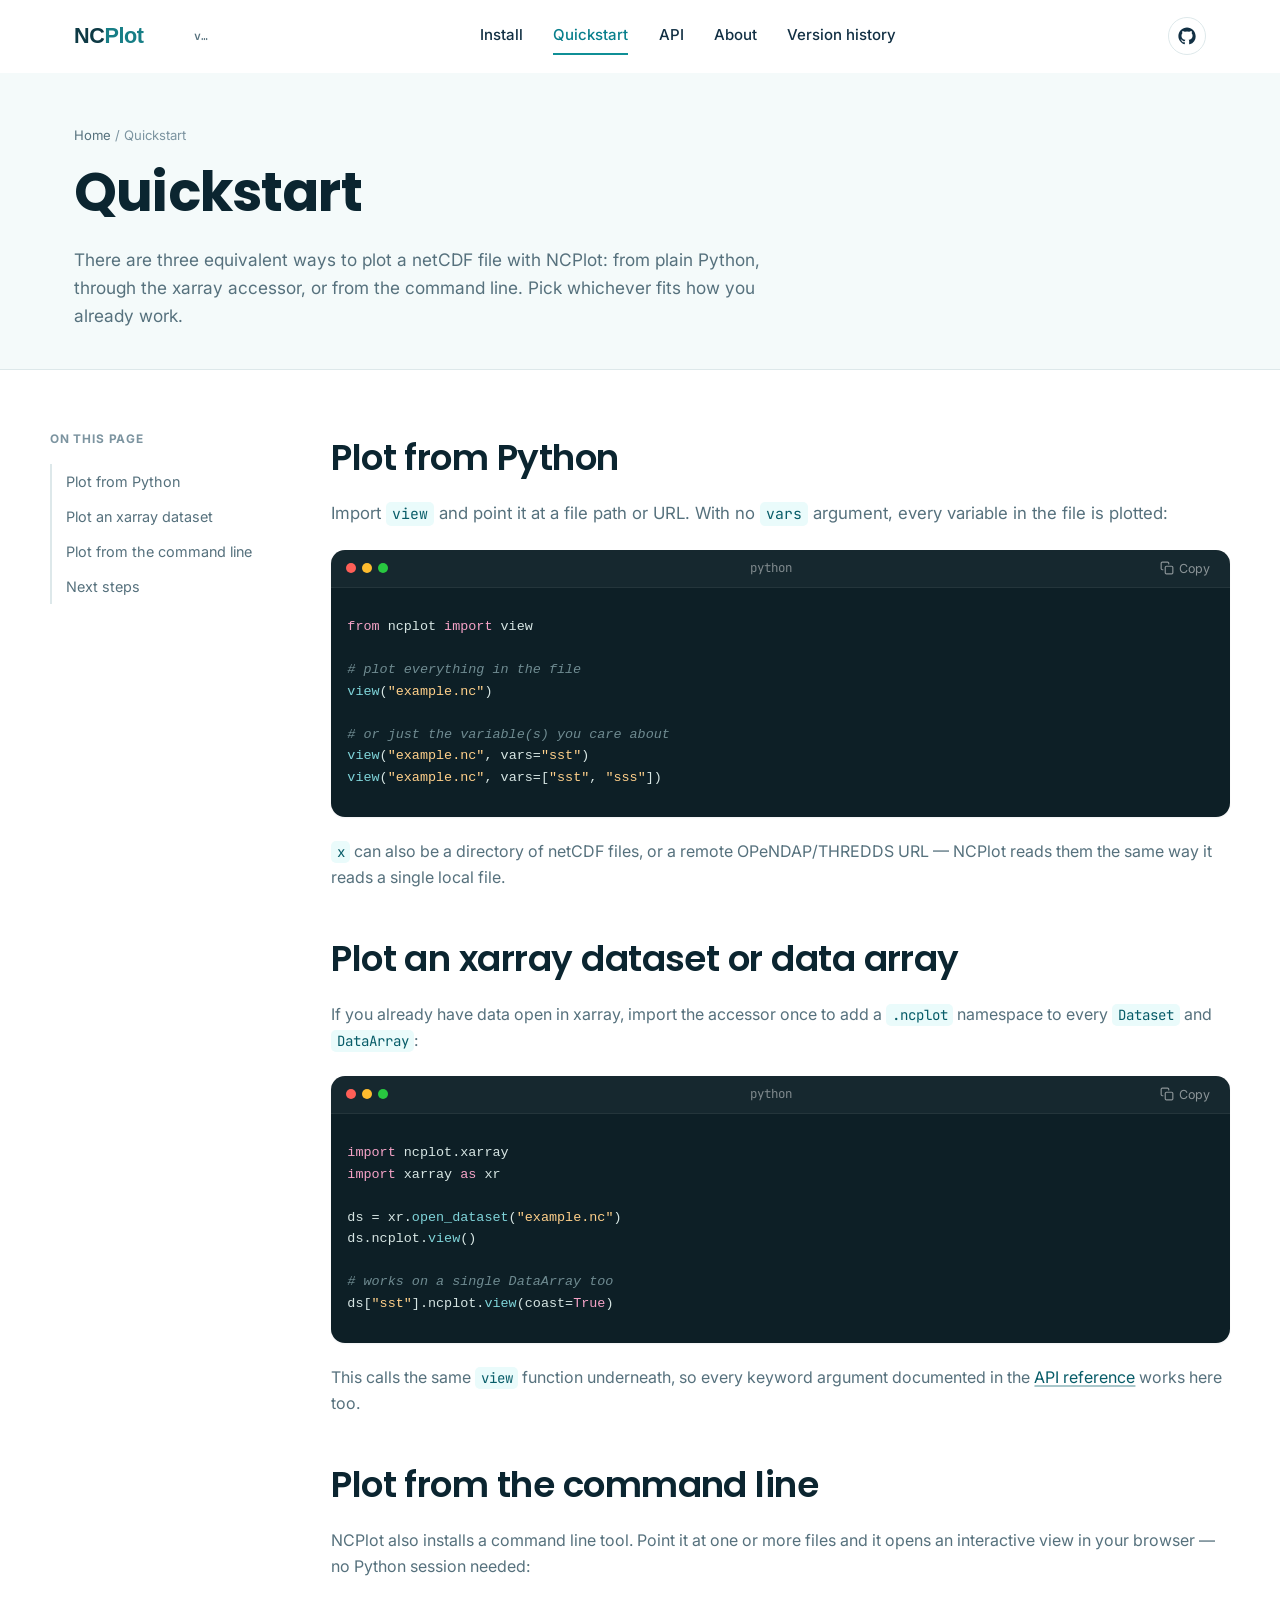
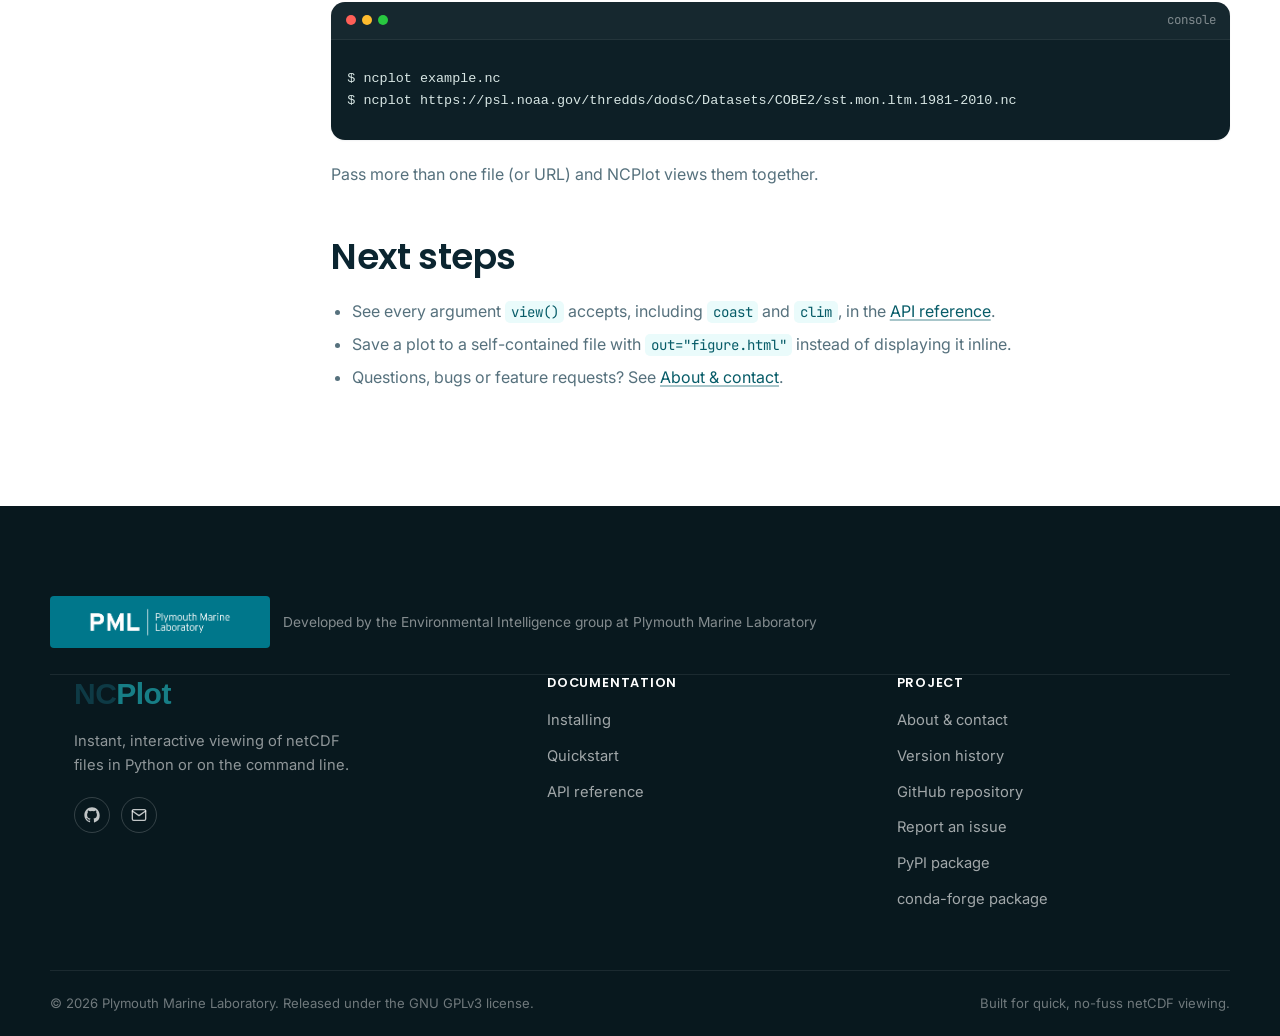
<file: docs-site/quickstart.html>
<!doctype html>
<html lang="en">
<head>
<meta charset="utf-8">
<meta name="viewport" content="width=device-width, initial-scale=1">
<title>Quickstart — NCPlot</title>
<meta name="description" content="Plot netCDF files from Python, from the xarray accessor, or straight from the command line — three ways to use NCPlot.">
<link rel="icon" type="image/svg+xml" href="assets/img/favicon.svg">
<link rel="preconnect" href="https://fonts.googleapis.com">
<link rel="preconnect" href="https://fonts.gstatic.com" crossorigin>
<link href="https://fonts.googleapis.com/css2?family=Inter:wght@400;500;600;700&family=Poppins:wght@600;700&family=JetBrains+Mono:wght@400;500&display=swap" rel="stylesheet">
<link rel="stylesheet" href="assets/css/style.css">
</head>
<body>

<header class="site-header">
  <div class="container nav">
    <a class="brand" href="index.html">
      <img src="assets/img/ncplot_wordmark.svg" alt="NCPlot">
      <span id="ncplot-docs-version" class="brand-version">v&hellip;</span>
    </a>
    <nav class="nav-links" id="nav-links">
      <a href="installing.html" data-page="installing.html">Install</a>
      <a href="quickstart.html" data-page="quickstart.html">Quickstart</a>
      <a href="api.html" data-page="api.html">API</a>
      <a href="about.html" data-page="about.html">About</a>
      <a href="version-history.html" data-page="version-history.html">Version history</a>
    </nav>
    <div class="nav-actions">
      <a class="icon-btn" href="https://github.com/pmlmodelling/ncplot" target="_blank" rel="noopener" aria-label="NCPlot on GitHub">
        <svg viewBox="0 0 24 24" fill="currentColor"><path fill-rule="evenodd" d="M12 .5C5.73.5.5 5.74.5 12.09c0 5.08 3.29 9.38 7.86 10.9.57.1.79-.25.79-.55 0-.27-.01-1.17-.02-2.12-3.2.7-3.88-1.36-3.88-1.36-.53-1.34-1.29-1.7-1.29-1.7-1.05-.72.08-.71.08-.71 1.17.08 1.78 1.2 1.78 1.2 1.03 1.77 2.71 1.26 3.37.96.1-.75.4-1.26.73-1.55-2.56-.29-5.26-1.28-5.26-5.71 0-1.26.45-2.29 1.19-3.09-.12-.29-.52-1.46.11-3.05 0 0 .97-.31 3.18 1.18a11.1 11.1 0 0 1 5.79 0c2.2-1.49 3.17-1.18 3.17-1.18.64 1.59.24 2.76.12 3.05.74.8 1.18 1.83 1.18 3.09 0 4.44-2.7 5.42-5.28 5.7.42.36.78 1.08.78 2.17 0 1.57-.01 2.83-.01 3.22 0 .3.21.66.8.55A10.6 10.6 0 0 0 23.5 12.1C23.5 5.74 18.27.5 12 .5Z"/></svg>
      </a>
      <button class="nav-toggle" id="nav-toggle" aria-label="Toggle menu" aria-expanded="false">
        <svg viewBox="0 0 24 24" fill="none" stroke="currentColor" stroke-width="2" stroke-linecap="round"><line x1="3" y1="12" x2="21" y2="12"/><line x1="3" y1="6" x2="21" y2="6"/><line x1="3" y1="18" x2="21" y2="18"/></svg>
      </button>
    </div>
  </div>
</header>

<div class="page-hero">
  <div class="container">
    <div class="breadcrumb"><a href="index.html">Home</a> / Quickstart</div>
    <h1>Quickstart</h1>
    <p class="lead">There are three equivalent ways to plot a netCDF file with NCPlot: from plain Python, through the xarray accessor, or from the command line. Pick whichever fits how you already work.</p>
  </div>
</div>

<div class="container docs-layout">
  <aside class="docs-toc">
    <div class="docs-toc-title">On this page</div>
    <ul>
      <li><a href="#python">Plot from Python</a></li>
      <li><a href="#xarray">Plot an xarray dataset</a></li>
      <li><a href="#cli">Plot from the command line</a></li>
      <li><a href="#next">Next steps</a></li>
    </ul>
  </aside>

  <div class="docs-content">
    <h2 id="python">Plot from Python</h2>
    <p>Import <a href="api.html#view"><code>view</code></a> and point it at a file path or URL. With no <code>vars</code> argument, every variable in the file is plotted:</p>
    <div class="code-block">
      <div class="code-card__bar">
        <div class="code-card__dots"><span></span><span></span><span></span></div>
        <span class="code-card__label">python</span>
        <button class="code-card__copy" data-copy-target="#qs-code-1">
          <svg viewBox="0 0 24 24" fill="none" stroke="currentColor" stroke-width="2" stroke-linecap="round" stroke-linejoin="round"><rect x="9" y="9" width="13" height="13" rx="2" ry="2"/><path d="M5 15H4a2 2 0 0 1-2-2V4a2 2 0 0 1 2-2h9a2 2 0 0 1 2 2v1"/></svg>
          <span class="copy-label">Copy</span>
        </button>
      </div>
      <pre id="qs-code-1"><span class="tok-kw">from</span> ncplot <span class="tok-kw">import</span> view

<span class="tok-com"># plot everything in the file</span>
<span class="tok-fn">view</span>(<span class="tok-str">"example.nc"</span>)

<span class="tok-com"># or just the variable(s) you care about</span>
<span class="tok-fn">view</span>(<span class="tok-str">"example.nc"</span>, vars=<span class="tok-str">"sst"</span>)
<span class="tok-fn">view</span>(<span class="tok-str">"example.nc"</span>, vars=[<span class="tok-str">"sst"</span>, <span class="tok-str">"sss"</span>])</pre>
    </div>
    <p><code>x</code> can also be a directory of netCDF files, or a remote OPeNDAP/THREDDS URL — NCPlot reads them the same way it reads a single local file.</p>

    <h2 id="xarray">Plot an xarray dataset or data array</h2>
    <p>If you already have data open in xarray, import the accessor once to add a <code>.ncplot</code> namespace to every <code>Dataset</code> and <code>DataArray</code>:</p>
    <div class="code-block">
      <div class="code-card__bar">
        <div class="code-card__dots"><span></span><span></span><span></span></div>
        <span class="code-card__label">python</span>
        <button class="code-card__copy" data-copy-target="#qs-code-2">
          <svg viewBox="0 0 24 24" fill="none" stroke="currentColor" stroke-width="2" stroke-linecap="round" stroke-linejoin="round"><rect x="9" y="9" width="13" height="13" rx="2" ry="2"/><path d="M5 15H4a2 2 0 0 1-2-2V4a2 2 0 0 1 2-2h9a2 2 0 0 1 2 2v1"/></svg>
          <span class="copy-label">Copy</span>
        </button>
      </div>
      <pre id="qs-code-2"><span class="tok-kw">import</span> ncplot.xarray
<span class="tok-kw">import</span> xarray <span class="tok-kw">as</span> xr

ds = xr.<span class="tok-fn">open_dataset</span>(<span class="tok-str">"example.nc"</span>)
ds.ncplot.<span class="tok-fn">view</span>()

<span class="tok-com"># works on a single DataArray too</span>
ds[<span class="tok-str">"sst"</span>].ncplot.<span class="tok-fn">view</span>(coast=<span class="tok-kw">True</span>)</pre>
    </div>
    <p>This calls the same <a href="api.html#view"><code>view</code></a> function underneath, so every keyword argument documented in the <a href="api.html">API reference</a> works here too.</p>

    <h2 id="cli">Plot from the command line</h2>
    <p>NCPlot also installs a command line tool. Point it at one or more files and it opens an interactive view in your browser — no Python session needed:</p>
    <div class="code-block">
      <div class="code-card__bar">
        <div class="code-card__dots"><span></span><span></span><span></span></div>
        <span class="code-card__label">console</span>
      </div>
      <pre>$ ncplot example.nc
$ ncplot https://psl.noaa.gov/thredds/dodsC/Datasets/COBE2/sst.mon.ltm.1981-2010.nc</pre>
    </div>
    <p>Pass more than one file (or URL) and NCPlot views them together.</p>

    <h2 id="next">Next steps</h2>
    <ul>
      <li>See every argument <a href="api.html#view"><code>view()</code></a> accepts, including <code>coast</code> and <code>clim</code>, in the <a href="api.html">API reference</a>.</li>
      <li>Save a plot to a self-contained file with <code>out="figure.html"</code> instead of displaying it inline.</li>
      <li>Questions, bugs or feature requests? See <a href="about.html">About &amp; contact</a>.</li>
    </ul>
  </div>
</div>

<footer class="site-footer">
  <div class="container footer-pml">
    <a href="https://pml.ac.uk/" target="_blank" rel="noopener"><img src="assets/img/pml_logo.jpg" alt="Plymouth Marine Laboratory"></a>
    <span>Developed by the Environmental Intelligence group at Plymouth Marine Laboratory</span>
  </div>
  <div class="container footer-top">
    <div class="footer-brand">
      <img src="assets/img/ncplot_wordmark.svg" alt="NCPlot">
      <p>Instant, interactive viewing of netCDF files in Python or on the command line.</p>
      <div class="footer-social">
        <a href="https://github.com/pmlmodelling/ncplot" target="_blank" rel="noopener" aria-label="GitHub">
          <svg viewBox="0 0 24 24" fill="currentColor"><path fill-rule="evenodd" d="M12 .5C5.73.5.5 5.74.5 12.09c0 5.08 3.29 9.38 7.86 10.9.57.1.79-.25.79-.55 0-.27-.01-1.17-.02-2.12-3.2.7-3.88-1.36-3.88-1.36-.53-1.34-1.29-1.7-1.29-1.7-1.05-.72.08-.71.08-.71 1.17.08 1.78 1.2 1.78 1.2 1.03 1.77 2.71 1.26 3.37.96.1-.75.4-1.26.73-1.55-2.56-.29-5.26-1.28-5.26-5.71 0-1.26.45-2.29 1.19-3.09-.12-.29-.52-1.46.11-3.05 0 0 .97-.31 3.18 1.18a11.1 11.1 0 0 1 5.79 0c2.2-1.49 3.17-1.18 3.17-1.18.64 1.59.24 2.76.12 3.05.74.8 1.18 1.83 1.18 3.09 0 4.44-2.7 5.42-5.28 5.7.42.36.78 1.08.78 2.17 0 1.57-.01 2.83-.01 3.22 0 .3.21.66.8.55A10.6 10.6 0 0 0 23.5 12.1C23.5 5.74 18.27.5 12 .5Z"/></svg>
        </a>
        <a href="mailto:rwi@pml.ac.uk" aria-label="Email">
          <svg viewBox="0 0 24 24" fill="none" stroke="currentColor" stroke-width="2" stroke-linecap="round" stroke-linejoin="round"><path d="M4 4h16c1.1 0 2 .9 2 2v12c0 1.1-.9 2-2 2H4c-1.1 0-2-.9-2-2V6c0-1.1.9-2 2-2z"/><polyline points="22,6 12,13 2,6"/></svg>
        </a>
      </div>
    </div>
    <div class="footer-col">
      <h4>Documentation</h4>
      <ul>
        <li><a href="installing.html">Installing</a></li>
        <li><a href="quickstart.html">Quickstart</a></li>
        <li><a href="api.html">API reference</a></li>
      </ul>
    </div>
    <div class="footer-col">
      <h4>Project</h4>
      <ul>
        <li><a href="about.html">About &amp; contact</a></li>
        <li><a href="version-history.html">Version history</a></li>
        <li><a href="https://github.com/pmlmodelling/ncplot" target="_blank" rel="noopener">GitHub repository</a></li>
        <li><a href="https://github.com/pmlmodelling/ncplot/issues" target="_blank" rel="noopener">Report an issue</a></li>
        <li><a href="https://pypi.org/project/ncplot/" target="_blank" rel="noopener">PyPI package</a></li>
        <li><a href="https://anaconda.org/conda-forge/ncplot" target="_blank" rel="noopener">conda-forge package</a></li>
      </ul>
    </div>
  </div>
  <div class="container footer-bottom">
    <span>© 2026 Plymouth Marine Laboratory. Released under the GNU GPLv3 license.</span>
    <span>Built for quick, no-fuss netCDF viewing.</span>
  </div>
</footer>

<button class="back-to-top" aria-label="Back to top">
  <svg viewBox="0 0 24 24" fill="none" stroke="currentColor" stroke-width="2" stroke-linecap="round" stroke-linejoin="round"><line x1="12" y1="19" x2="12" y2="5"/><polyline points="5 12 12 5 19 12"/></svg>
</button>

<script src="assets/js/main.js"></script>
</body>
</html>
</file>
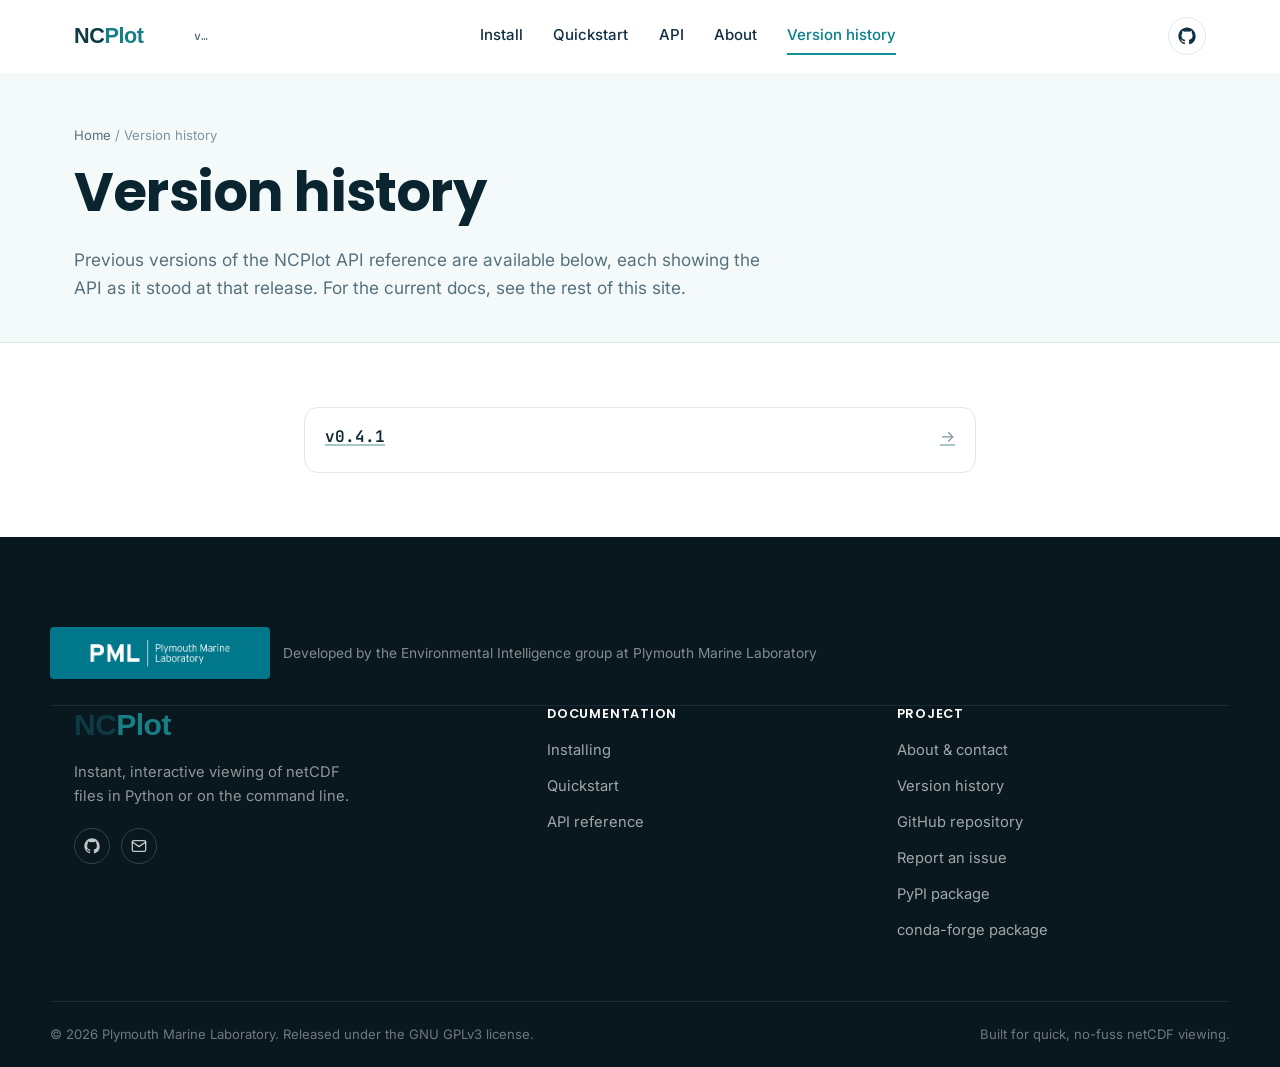
<file: docs-site/version-history.html>
<!doctype html>
<html lang="en">
<head>
<meta charset="utf-8">
<meta name="viewport" content="width=device-width, initial-scale=1">
<title>Version History — NCPlot</title>
<meta name="description" content="Previous versions of the NCPlot API reference, each showing the API as it stood at that release.">
<link rel="icon" type="image/svg+xml" href="assets/img/favicon.svg">
<link rel="preconnect" href="https://fonts.googleapis.com">
<link rel="preconnect" href="https://fonts.gstatic.com" crossorigin>
<link href="https://fonts.googleapis.com/css2?family=Inter:wght@400;500;600;700&family=Poppins:wght@600;700&family=JetBrains+Mono:wght@400;500&display=swap" rel="stylesheet">
<link rel="stylesheet" href="assets/css/style.css">
</head>
<body>

<header class="site-header">
  <div class="container nav">
    <a class="brand" href="index.html">
      <img src="assets/img/ncplot_wordmark.svg" alt="NCPlot">
      <span id="ncplot-docs-version" class="brand-version">v&hellip;</span>
    </a>
    <nav class="nav-links" id="nav-links">
      <a href="installing.html" data-page="installing.html">Install</a>
      <a href="quickstart.html" data-page="quickstart.html">Quickstart</a>
      <a href="api.html" data-page="api.html">API</a>
      <a href="about.html" data-page="about.html">About</a>
      <a href="version-history.html" data-page="version-history.html">Version history</a>
    </nav>
    <div class="nav-actions">
      <a class="icon-btn" href="https://github.com/pmlmodelling/ncplot" target="_blank" rel="noopener" aria-label="NCPlot on GitHub">
        <svg viewBox="0 0 24 24" fill="currentColor"><path fill-rule="evenodd" d="M12 .5C5.73.5.5 5.74.5 12.09c0 5.08 3.29 9.38 7.86 10.9.57.1.79-.25.79-.55 0-.27-.01-1.17-.02-2.12-3.2.7-3.88-1.36-3.88-1.36-.53-1.34-1.29-1.7-1.29-1.7-1.05-.72.08-.71.08-.71 1.17.08 1.78 1.2 1.78 1.2 1.03 1.77 2.71 1.26 3.37.96.1-.75.4-1.26.73-1.55-2.56-.29-5.26-1.28-5.26-5.71 0-1.26.45-2.29 1.19-3.09-.12-.29-.52-1.46.11-3.05 0 0 .97-.31 3.18 1.18a11.1 11.1 0 0 1 5.79 0c2.2-1.49 3.17-1.18 3.17-1.18.64 1.59.24 2.76.12 3.05.74.8 1.18 1.83 1.18 3.09 0 4.44-2.7 5.42-5.28 5.7.42.36.78 1.08.78 2.17 0 1.57-.01 2.83-.01 3.22 0 .3.21.66.8.55A10.6 10.6 0 0 0 23.5 12.1C23.5 5.74 18.27.5 12 .5Z"/></svg>
      </a>
      <button class="nav-toggle" id="nav-toggle" aria-label="Toggle menu" aria-expanded="false">
        <svg viewBox="0 0 24 24" fill="none" stroke="currentColor" stroke-width="2" stroke-linecap="round"><line x1="3" y1="12" x2="21" y2="12"/><line x1="3" y1="6" x2="21" y2="6"/><line x1="3" y1="18" x2="21" y2="18"/></svg>
      </button>
    </div>
  </div>
</header>

<div class="page-hero">
  <div class="container">
    <div class="breadcrumb"><a href="index.html">Home</a> / Version history</div>
    <h1>Version history</h1>
    <p class="lead">Previous versions of the NCPlot API reference are
    available below, each showing the API as it stood at that release. For
    the current docs, see the rest of this site.</p>
  </div>
</div>

<div class="section section-tight">
  <div class="container" style="max-width: 720px;">
    <!-- NCPLOT_VERSION_HISTORY_START: regenerated by .github/workflows/docs-archive.yml, don't hand-edit between these markers -->
    <ul class="version-history-list">
        <li><a href="archive/v0.4.1/api.html">v0.4.1</a></li>
    </ul>
    <!-- NCPLOT_VERSION_HISTORY_END -->
  </div>
</div>

<footer class="site-footer">
  <div class="container footer-pml">
    <a href="https://pml.ac.uk/" target="_blank" rel="noopener"><img src="assets/img/pml_logo.jpg" alt="Plymouth Marine Laboratory"></a>
    <span>Developed by the Environmental Intelligence group at Plymouth Marine Laboratory</span>
  </div>
  <div class="container footer-top">
    <div class="footer-brand">
      <img src="assets/img/ncplot_wordmark.svg" alt="NCPlot">
      <p>Instant, interactive viewing of netCDF files in Python or on the command line.</p>
      <div class="footer-social">
        <a href="https://github.com/pmlmodelling/ncplot" target="_blank" rel="noopener" aria-label="GitHub">
          <svg viewBox="0 0 24 24" fill="currentColor"><path fill-rule="evenodd" d="M12 .5C5.73.5.5 5.74.5 12.09c0 5.08 3.29 9.38 7.86 10.9.57.1.79-.25.79-.55 0-.27-.01-1.17-.02-2.12-3.2.7-3.88-1.36-3.88-1.36-.53-1.34-1.29-1.7-1.29-1.7-1.05-.72.08-.71.08-.71 1.17.08 1.78 1.2 1.78 1.2 1.03 1.77 2.71 1.26 3.37.96.1-.75.4-1.26.73-1.55-2.56-.29-5.26-1.28-5.26-5.71 0-1.26.45-2.29 1.19-3.09-.12-.29-.52-1.46.11-3.05 0 0 .97-.31 3.18 1.18a11.1 11.1 0 0 1 5.79 0c2.2-1.49 3.17-1.18 3.17-1.18.64 1.59.24 2.76.12 3.05.74.8 1.18 1.83 1.18 3.09 0 4.44-2.7 5.42-5.28 5.7.42.36.78 1.08.78 2.17 0 1.57-.01 2.83-.01 3.22 0 .3.21.66.8.55A10.6 10.6 0 0 0 23.5 12.1C23.5 5.74 18.27.5 12 .5Z"/></svg>
        </a>
        <a href="mailto:rwi@pml.ac.uk" aria-label="Email">
          <svg viewBox="0 0 24 24" fill="none" stroke="currentColor" stroke-width="2" stroke-linecap="round" stroke-linejoin="round"><path d="M4 4h16c1.1 0 2 .9 2 2v12c0 1.1-.9 2-2 2H4c-1.1 0-2-.9-2-2V6c0-1.1.9-2 2-2z"/><polyline points="22,6 12,13 2,6"/></svg>
        </a>
      </div>
    </div>
    <div class="footer-col">
      <h4>Documentation</h4>
      <ul>
        <li><a href="installing.html">Installing</a></li>
        <li><a href="quickstart.html">Quickstart</a></li>
        <li><a href="api.html">API reference</a></li>
      </ul>
    </div>
    <div class="footer-col">
      <h4>Project</h4>
      <ul>
        <li><a href="about.html">About &amp; contact</a></li>
        <li><a href="version-history.html">Version history</a></li>
        <li><a href="https://github.com/pmlmodelling/ncplot" target="_blank" rel="noopener">GitHub repository</a></li>
        <li><a href="https://github.com/pmlmodelling/ncplot/issues" target="_blank" rel="noopener">Report an issue</a></li>
        <li><a href="https://pypi.org/project/ncplot/" target="_blank" rel="noopener">PyPI package</a></li>
        <li><a href="https://anaconda.org/conda-forge/ncplot" target="_blank" rel="noopener">conda-forge package</a></li>
      </ul>
    </div>
  </div>
  <div class="container footer-bottom">
    <span>© 2026 Plymouth Marine Laboratory. Released under the GNU GPLv3 license.</span>
    <span>Built for quick, no-fuss netCDF viewing.</span>
  </div>
</footer>

<button class="back-to-top" aria-label="Back to top">
  <svg viewBox="0 0 24 24" fill="none" stroke="currentColor" stroke-width="2" stroke-linecap="round" stroke-linejoin="round"><line x1="12" y1="19" x2="12" y2="5"/><polyline points="5 12 12 5 19 12"/></svg>
</button>

<script src="assets/js/main.js"></script>
</body>
</html>
</file>
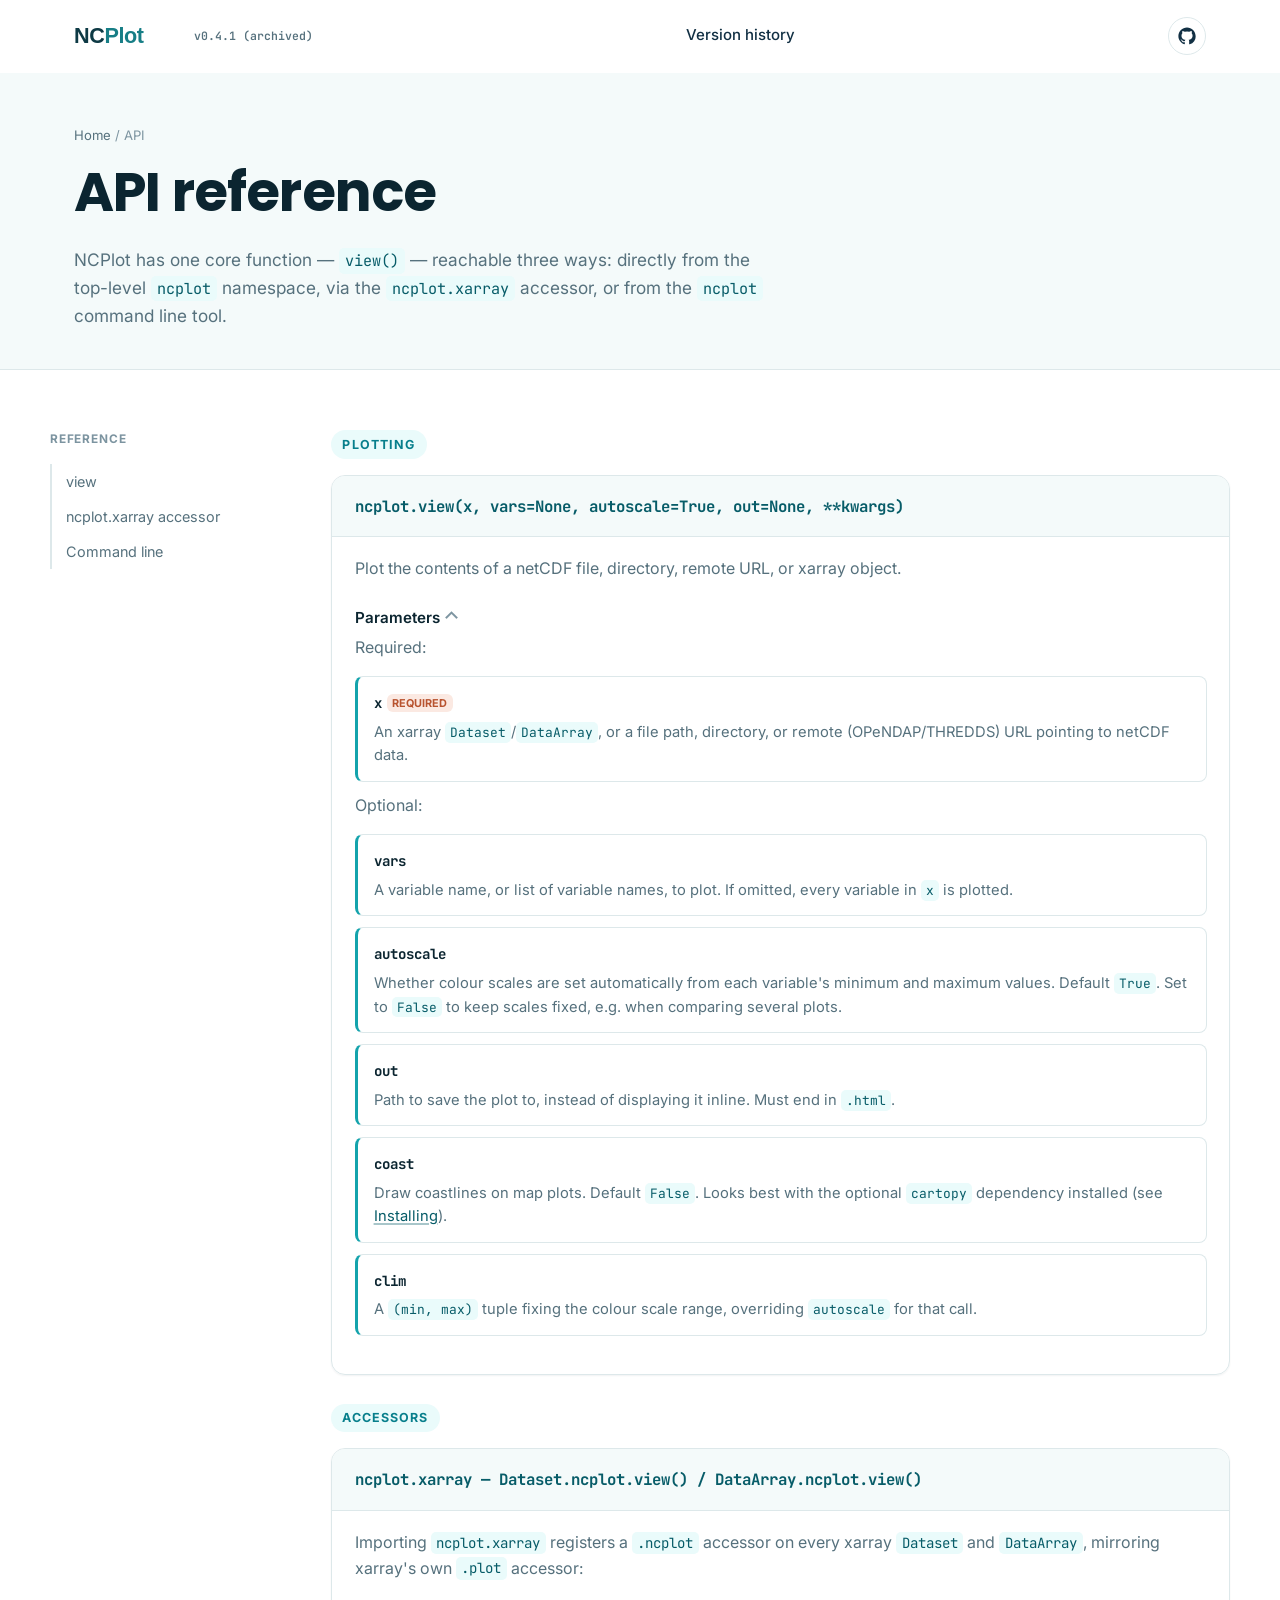
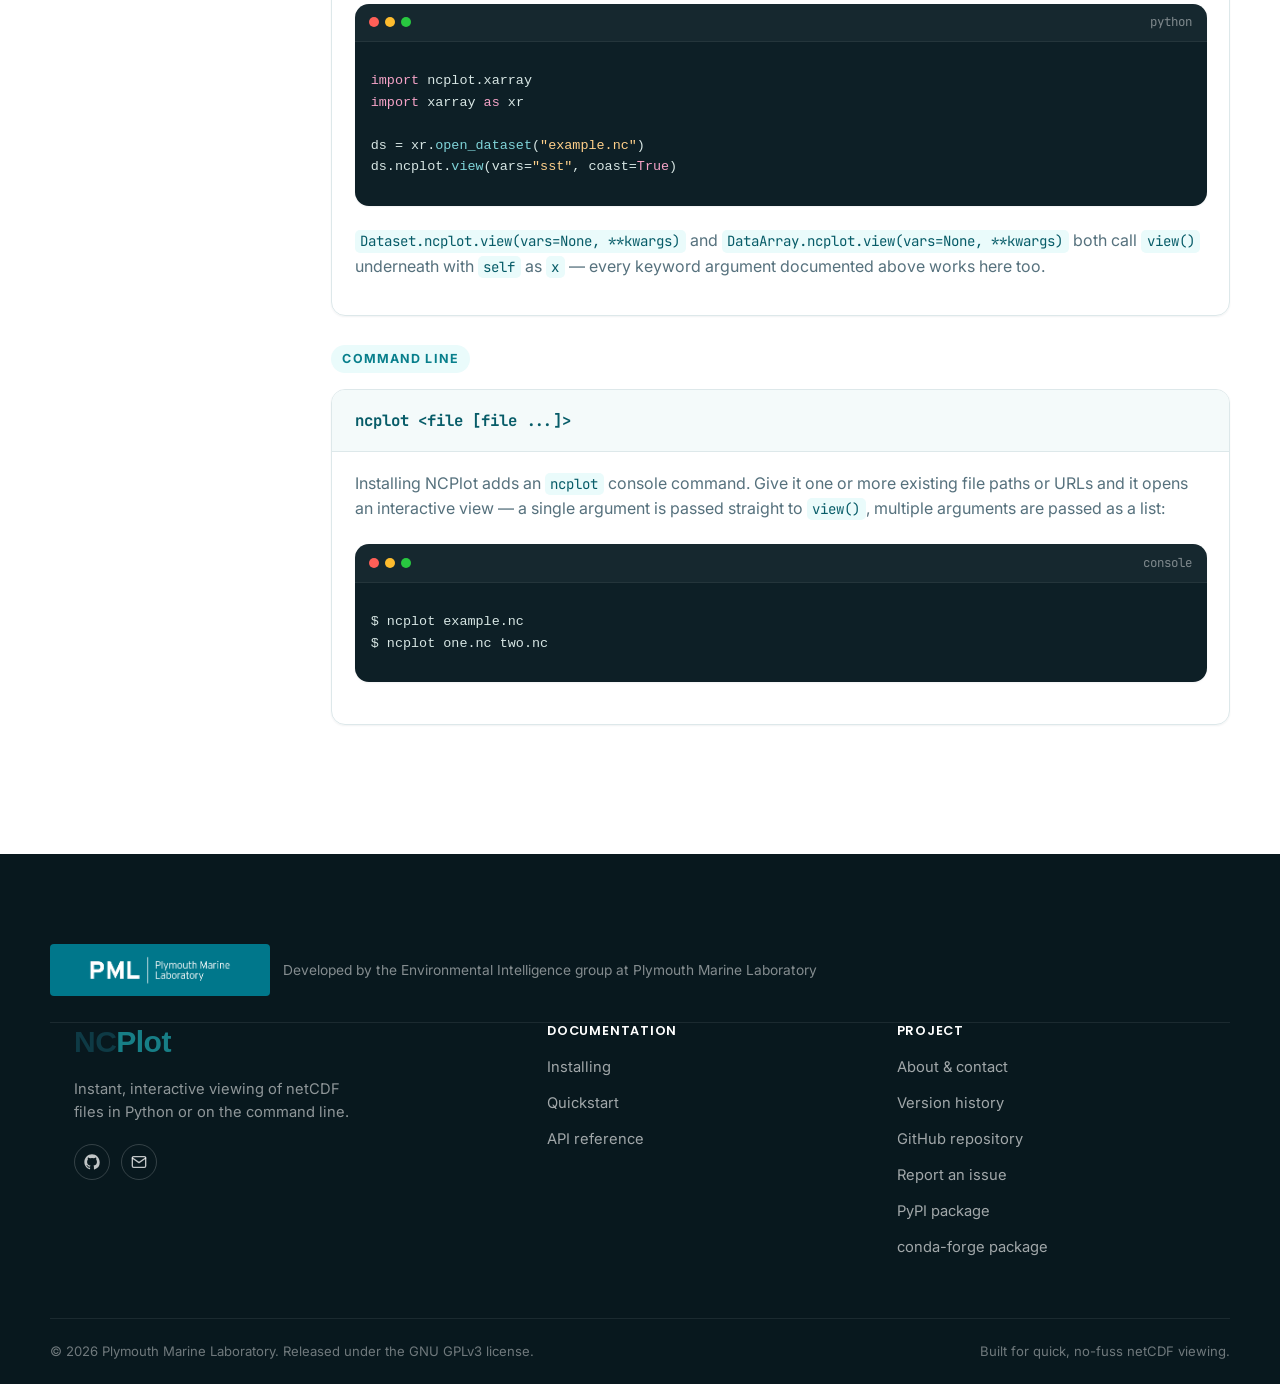
<file: docs-site/archive/v0.4.1/api.html>
<!doctype html>
<html lang="en">
<head>
<meta charset="utf-8">
<meta name="robots" content="noindex, follow">
<meta name="viewport" content="width=device-width, initial-scale=1">
<title>API Reference — NCPlot</title>
<meta name="description" content="Function reference for ncplot: view(), the ncplot.xarray accessor, and the ncplot command line tool.">
<link rel="icon" type="image/svg+xml" href="assets/img/favicon.svg">
<link rel="preconnect" href="https://fonts.googleapis.com">
<link rel="preconnect" href="https://fonts.gstatic.com" crossorigin>
<link href="https://fonts.googleapis.com/css2?family=Inter:wght@400;500;600;700&family=Poppins:wght@600;700&family=JetBrains+Mono:wght@400;500&display=swap" rel="stylesheet">
<link rel="stylesheet" href="assets/css/style.css">
</head>
<body>

<header class="site-header">
  <div class="container nav">
    <a class="brand" href="../../index.html">
      <img src="assets/img/ncplot_wordmark.svg" alt="NCPlot">
      <span class="brand-version">v0.4.1 (archived)</span>
    </a>
    <nav class="nav-links" id="nav-links">
      <a href="../../version-history.html" data-page="version-history.html">Version history</a>
    </nav>
    <div class="nav-actions">
      <a class="icon-btn" href="https://github.com/pmlmodelling/ncplot" target="_blank" rel="noopener" aria-label="NCPlot on GitHub">
        <svg viewBox="0 0 24 24" fill="currentColor"><path fill-rule="evenodd" d="M12 .5C5.73.5.5 5.74.5 12.09c0 5.08 3.29 9.38 7.86 10.9.57.1.79-.25.79-.55 0-.27-.01-1.17-.02-2.12-3.2.7-3.88-1.36-3.88-1.36-.53-1.34-1.29-1.7-1.29-1.7-1.05-.72.08-.71.08-.71 1.17.08 1.78 1.2 1.78 1.2 1.03 1.77 2.71 1.26 3.37.96.1-.75.4-1.26.73-1.55-2.56-.29-5.26-1.28-5.26-5.71 0-1.26.45-2.29 1.19-3.09-.12-.29-.52-1.46.11-3.05 0 0 .97-.31 3.18 1.18a11.1 11.1 0 0 1 5.79 0c2.2-1.49 3.17-1.18 3.17-1.18.64 1.59.24 2.76.12 3.05.74.8 1.18 1.83 1.18 3.09 0 4.44-2.7 5.42-5.28 5.7.42.36.78 1.08.78 2.17 0 1.57-.01 2.83-.01 3.22 0 .3.21.66.8.55A10.6 10.6 0 0 0 23.5 12.1C23.5 5.74 18.27.5 12 .5Z"/></svg>
      </a>
      <button class="nav-toggle" id="nav-toggle" aria-label="Toggle menu" aria-expanded="false">
        <svg viewBox="0 0 24 24" fill="none" stroke="currentColor" stroke-width="2" stroke-linecap="round"><line x1="3" y1="12" x2="21" y2="12"/><line x1="3" y1="6" x2="21" y2="6"/><line x1="3" y1="18" x2="21" y2="18"/></svg>
      </button>
    </div>
  </div>
</header>

<div class="page-hero">
  <div class="container">
    <div class="breadcrumb"><a href="../../index.html">Home</a> / API</div>
    <h1>API reference</h1>
    <p class="lead">NCPlot has one core function — <code>view()</code> — reachable three ways: directly from the top-level <code>ncplot</code> namespace, via the <code>ncplot.xarray</code> accessor, or from the <code>ncplot</code> command line tool.</p>
  </div>
</div>

<div class="container docs-layout">
  <aside class="docs-toc">
    <div class="docs-toc-title">Reference</div>
    <ul>
      <li><a href="#view">view</a></li>
      <li><a href="#xarray-accessor">ncplot.xarray accessor</a></li>
      <li><a href="#cli">Command line</a></li>
    </ul>
  </aside>

  <div class="docs-content">

    <span class="kicker">Plotting</span>

    <div class="api-card" id="view">
      <div class="api-card__head"><div class="sig">ncplot.view(x, vars=None, autoscale=True, out=None, **kwargs)</div></div>
      <div class="api-card__body">
        <p>Plot the contents of a netCDF file, directory, remote URL, or xarray object.</p>
        <details class="param-details" open>
          <summary>Parameters</summary>
          <p>Required:</p>
          <ul class="param-list">
            <li><code class="param-name">x</code><span class="param-tag">required</span><p>An xarray <code>Dataset</code>/<code>DataArray</code>, or a file path, directory, or remote (OPeNDAP/THREDDS) URL pointing to netCDF data.</p></li>
          </ul>
          <p>Optional:</p>
          <ul class="param-list">
            <li><code class="param-name">vars</code><p>A variable name, or list of variable names, to plot. If omitted, every variable in <code>x</code> is plotted.</p></li>
            <li><code class="param-name">autoscale</code><p>Whether colour scales are set automatically from each variable's minimum and maximum values. Default <code>True</code>. Set to <code>False</code> to keep scales fixed, e.g. when comparing several plots.</p></li>
            <li><code class="param-name">out</code><p>Path to save the plot to, instead of displaying it inline. Must end in <code>.html</code>.</p></li>
            <li><code class="param-name">coast</code><p>Draw coastlines on map plots. Default <code>False</code>. Looks best with the optional <code>cartopy</code> dependency installed (see <a href="../../installing.html">Installing</a>).</p></li>
            <li><code class="param-name">clim</code><p>A <code>(min, max)</code> tuple fixing the colour scale range, overriding <code>autoscale</code> for that call.</p></li>
          </ul>
        </details>
      </div>
    </div>

    <span class="kicker">Accessors</span>

    <div class="api-card" id="xarray-accessor">
      <div class="api-card__head"><div class="sig">ncplot.xarray — Dataset.ncplot.view() / DataArray.ncplot.view()</div></div>
      <div class="api-card__body">
        <p>Importing <code>ncplot.xarray</code> registers a <code>.ncplot</code> accessor on every xarray <code>Dataset</code> and <code>DataArray</code>, mirroring xarray's own <code>.plot</code> accessor:</p>
        <div class="code-block">
          <div class="code-card__bar">
            <div class="code-card__dots"><span></span><span></span><span></span></div>
            <span class="code-card__label">python</span>
          </div>
          <pre><span class="tok-kw">import</span> ncplot.xarray
<span class="tok-kw">import</span> xarray <span class="tok-kw">as</span> xr

ds = xr.<span class="tok-fn">open_dataset</span>(<span class="tok-str">"example.nc"</span>)
ds.ncplot.<span class="tok-fn">view</span>(vars=<span class="tok-str">"sst"</span>, coast=<span class="tok-kw">True</span>)</pre>
        </div>
        <p><code>Dataset.ncplot.view(vars=None, **kwargs)</code> and <code>DataArray.ncplot.view(vars=None, **kwargs)</code> both call <a href="#view"><code>view()</code></a> underneath with <code>self</code> as <code>x</code> — every keyword argument documented above works here too.</p>
      </div>
    </div>

    <span class="kicker">Command line</span>

    <div class="api-card" id="cli">
      <div class="api-card__head"><div class="sig">ncplot &lt;file [file ...]&gt;</div></div>
      <div class="api-card__body">
        <p>Installing NCPlot adds an <code>ncplot</code> console command. Give it one or more existing file paths or URLs and it opens an interactive view — a single argument is passed straight to <a href="#view"><code>view()</code></a>, multiple arguments are passed as a list:</p>
        <div class="code-block">
          <div class="code-card__bar">
            <div class="code-card__dots"><span></span><span></span><span></span></div>
            <span class="code-card__label">console</span>
          </div>
          <pre>$ ncplot example.nc
$ ncplot one.nc two.nc</pre>
        </div>
      </div>
    </div>

  </div>
</div>

<footer class="site-footer">
  <div class="container footer-pml">
    <a href="https://pml.ac.uk/" target="_blank" rel="noopener"><img src="assets/img/pml_logo.jpg" alt="Plymouth Marine Laboratory"></a>
    <span>Developed by the Environmental Intelligence group at Plymouth Marine Laboratory</span>
  </div>
  <div class="container footer-top">
    <div class="footer-brand">
      <img src="assets/img/ncplot_wordmark.svg" alt="NCPlot">
      <p>Instant, interactive viewing of netCDF files in Python or on the command line.</p>
      <div class="footer-social">
        <a href="https://github.com/pmlmodelling/ncplot" target="_blank" rel="noopener" aria-label="GitHub">
          <svg viewBox="0 0 24 24" fill="currentColor"><path fill-rule="evenodd" d="M12 .5C5.73.5.5 5.74.5 12.09c0 5.08 3.29 9.38 7.86 10.9.57.1.79-.25.79-.55 0-.27-.01-1.17-.02-2.12-3.2.7-3.88-1.36-3.88-1.36-.53-1.34-1.29-1.7-1.29-1.7-1.05-.72.08-.71.08-.71 1.17.08 1.78 1.2 1.78 1.2 1.03 1.77 2.71 1.26 3.37.96.1-.75.4-1.26.73-1.55-2.56-.29-5.26-1.28-5.26-5.71 0-1.26.45-2.29 1.19-3.09-.12-.29-.52-1.46.11-3.05 0 0 .97-.31 3.18 1.18a11.1 11.1 0 0 1 5.79 0c2.2-1.49 3.17-1.18 3.17-1.18.64 1.59.24 2.76.12 3.05.74.8 1.18 1.83 1.18 3.09 0 4.44-2.7 5.42-5.28 5.7.42.36.78 1.08.78 2.17 0 1.57-.01 2.83-.01 3.22 0 .3.21.66.8.55A10.6 10.6 0 0 0 23.5 12.1C23.5 5.74 18.27.5 12 .5Z"/></svg>
        </a>
        <a href="mailto:rwi@pml.ac.uk" aria-label="Email">
          <svg viewBox="0 0 24 24" fill="none" stroke="currentColor" stroke-width="2" stroke-linecap="round" stroke-linejoin="round"><path d="M4 4h16c1.1 0 2 .9 2 2v12c0 1.1-.9 2-2 2H4c-1.1 0-2-.9-2-2V6c0-1.1.9-2 2-2z"/><polyline points="22,6 12,13 2,6"/></svg>
        </a>
      </div>
    </div>
    <div class="footer-col">
      <h4>Documentation</h4>
      <ul>
        <li><a href="../../installing.html">Installing</a></li>
        <li><a href="../../quickstart.html">Quickstart</a></li>
        <li><a href="api.html">API reference</a></li>
      </ul>
    </div>
    <div class="footer-col">
      <h4>Project</h4>
      <ul>
        <li><a href="../../about.html">About &amp; contact</a></li>
        <li><a href="../../version-history.html">Version history</a></li>
        <li><a href="https://github.com/pmlmodelling/ncplot" target="_blank" rel="noopener">GitHub repository</a></li>
        <li><a href="https://github.com/pmlmodelling/ncplot/issues" target="_blank" rel="noopener">Report an issue</a></li>
        <li><a href="https://pypi.org/project/ncplot/" target="_blank" rel="noopener">PyPI package</a></li>
        <li><a href="https://anaconda.org/conda-forge/ncplot" target="_blank" rel="noopener">conda-forge package</a></li>
      </ul>
    </div>
  </div>
  <div class="container footer-bottom">
    <span>© 2026 Plymouth Marine Laboratory. Released under the GNU GPLv3 license.</span>
    <span>Built for quick, no-fuss netCDF viewing.</span>
  </div>
</footer>

<button class="back-to-top" aria-label="Back to top">
  <svg viewBox="0 0 24 24" fill="none" stroke="currentColor" stroke-width="2" stroke-linecap="round" stroke-linejoin="round"><line x1="12" y1="19" x2="12" y2="5"/><polyline points="5 12 12 5 19 12"/></svg>
</button>

<script src="assets/js/main.js"></script>
</body>
</html>
</file>
<file: docs-site/assets/css/style.css>
/* ==========================================================================
   NCPlot — design system
   ========================================================================== */

:root {
  --ink: #0b2530;
  --ink-soft: #123044;
  --muted: #56717d;
  --muted-light: #7c94a0;

  --teal-50: #eafbfb;
  --teal-100: #d7f0f0;
  --teal-200: #a9dede;
  --teal-400: #14a3ac;
  --teal-500: #0f8f96;
  --teal-600: #087f8c;
  --teal-700: #075c68;
  --teal-900: #0a2f38;

  --coral: #d76b45;
  --coral-dark: #b8532f;

  --line: #dde8ea;
  --line-soft: #ecf3f4;

  --bg: #ffffff;
  --bg-alt: #f4fafa;
  --bg-deep: linear-gradient(160deg, #08222a 0%, #0a3f49 45%, #0e6b74 100%);

  --shadow-sm: 0 1px 2px rgba(10, 40, 48, 0.06);
  --shadow-md: 0 8px 24px rgba(10, 40, 48, 0.08);
  --shadow-lg: 0 20px 48px rgba(9, 41, 49, 0.16);

  --radius-sm: 8px;
  --radius-md: 14px;
  --radius-lg: 20px;

  --font-head: "Poppins", "Century Gothic", "Segoe UI", sans-serif;
  --font-body: "Inter", "Segoe UI", Arial, sans-serif;
  --font-mono: "JetBrains Mono", "Fira Code", ui-monospace, SFMono-Regular, Menlo, Consolas, monospace;

  --container: 1180px;
}

* { box-sizing: border-box; }
html { scroll-behavior: smooth; scroll-padding-top: 96px; }

body {
  margin: 0;
  font-family: var(--font-body);
  color: var(--ink-soft);
  background: var(--bg);
  -webkit-font-smoothing: antialiased;
  line-height: 1.6;
}

img { max-width: 100%; display: block; }

h1, h2, h3, h4 {
  font-family: var(--font-head);
  color: var(--ink);
  line-height: 1.18;
  letter-spacing: -0.015em;
  margin: 0 0 0.6em;
  font-weight: 600;
}

h1 { font-size: clamp(2.1rem, 4.4vw, 3.4rem); font-weight: 700; }
h2 { font-size: clamp(1.6rem, 2.8vw, 2.3rem); }
h3 { font-size: 1.25rem; }
h4 { font-size: 1.05rem; }

p { margin: 0 0 1em; color: var(--muted); }
a {
  color: var(--teal-700);
  text-decoration: underline;
  text-decoration-color: rgba(7, 92, 104, 0.35);
  text-decoration-thickness: 1.5px;
  text-underline-offset: 0.15em;
  transition: color 0.15s ease, text-decoration-color 0.15s ease;
}
a:hover { color: var(--coral); text-decoration-color: currentColor; }

/* Structural / navigational links read as components already — no underline needed */
.btn, .icon-btn, .brand,
.nav-links a, .breadcrumb a, .docs-toc a,
.footer-col a, .footer-social a, .footer-bottom a,
.code-card pre a, .code-block pre a,
a:has(> code) {
  text-decoration: none;
}

code {
  font-family: var(--font-mono);
  font-size: 0.88em;
  background: var(--teal-50);
  color: var(--teal-700);
  padding: 0.15em 0.4em;
  border-radius: 5px;
  overflow-wrap: anywhere;
}

ul, ol { color: var(--muted); padding-left: 1.3em; }
li { margin-bottom: 0.45em; }

.container {
  max-width: var(--container);
  margin: 0 auto;
  padding: 0 24px;
}

.visually-hidden {
  position: absolute; width: 1px; height: 1px;
  overflow: hidden; clip: rect(0 0 0 0); white-space: nowrap;
}

/* ---------------------------- buttons ---------------------------- */

.btn {
  display: inline-flex;
  align-items: center;
  gap: 0.5em;
  font-family: var(--font-body);
  font-weight: 600;
  font-size: 0.95rem;
  padding: 0.75em 1.4em;
  border-radius: 999px;
  border: 1px solid transparent;
  cursor: pointer;
  transition: transform 0.15s ease, box-shadow 0.15s ease, background 0.15s ease, color 0.15s ease, border-color .15s ease;
  white-space: nowrap;
}
.btn:active { transform: translateY(1px); }

.btn-primary {
  background: var(--coral);
  color: #fff;
  box-shadow: 0 10px 24px rgba(215, 107, 69, 0.35);
}
.btn-primary:hover { background: var(--coral-dark); color: #fff; box-shadow: 0 12px 28px rgba(215, 107, 69, 0.45); }

.btn-teal {
  background: var(--teal-600);
  color: #fff;
  box-shadow: 0 10px 24px rgba(8, 127, 140, 0.3);
}
.btn-teal:hover { background: var(--teal-700); color: #fff; }

.btn-ghost {
  background: rgba(255,255,255,0.08);
  color: #fff;
  border-color: rgba(255,255,255,0.35);
  backdrop-filter: blur(6px);
}
.btn-ghost:hover { background: rgba(255,255,255,0.18); color: #fff; border-color: rgba(255,255,255,0.6); }

.btn-outline {
  background: transparent;
  color: var(--teal-700);
  border-color: var(--line);
}
.btn-outline:hover { border-color: var(--teal-500); color: var(--teal-700); background: var(--teal-50); }

.btn-sm { padding: 0.5em 1em; font-size: 0.85rem; }

/* ---------------------------- header ---------------------------- */

.site-header {
  position: sticky;
  top: 0;
  z-index: 100;
  background: rgba(255, 255, 255, 0.92);
  border-bottom: 1px solid transparent;
  transition: border-color 0.2s ease, box-shadow 0.2s ease;
}

/* backdrop-filter is scoped to desktop only: applying it here makes the
   header establish a containing block for its position:fixed mobile menu,
   which then sizes itself against the 72px header box instead of the viewport */
@media (min-width: 901px) {
  .site-header {
    background: rgba(255, 255, 255, 0.82);
    backdrop-filter: saturate(180%) blur(14px);
  }
}
.site-header.is-scrolled {
  border-bottom-color: var(--line);
  box-shadow: 0 4px 20px rgba(10, 40, 48, 0.06);
}

.nav {
  display: flex;
  align-items: center;
  justify-content: space-between;
  height: 72px;
  gap: 1.5rem;
}

.brand {
  display: flex;
  align-items: center;
  gap: 0;
  flex-shrink: 0;
}
.brand img { height: 28px; width: auto; }
.brand-version {
  font-family: var(--font-mono);
  font-size: 0.72rem;
  font-weight: 600;
  line-height: 1;
  color: var(--muted);
  white-space: nowrap;
}

.nav-links {
  display: flex;
  align-items: center;
  gap: 1.9rem;
  list-style: none;
  margin: 0;
  padding: 0;
  flex-wrap: wrap;
}
.nav-links a {
  color: var(--ink-soft);
  font-weight: 500;
  font-size: 0.94rem;
  padding: 0.4em 0;
  border-bottom: 2px solid transparent;
}
.nav-links a:hover,
.nav-links a.active {
  color: var(--teal-600);
  border-bottom-color: var(--teal-500);
}

.nav-actions { display: flex; align-items: center; gap: 0.7rem; flex-shrink: 0; }

.nav-toggle {
  display: none;
  background: none;
  border: 1px solid var(--line);
  border-radius: 8px;
  width: 42px;
  height: 42px;
  cursor: pointer;
  align-items: center;
  justify-content: center;
}
.nav-toggle svg { width: 20px; height: 20px; }

.icon-btn {
  display: inline-flex;
  align-items: center;
  justify-content: center;
  width: 38px;
  height: 38px;
  border-radius: 999px;
  border: 1px solid var(--line);
  color: var(--ink-soft);
}
.icon-btn:hover { border-color: var(--teal-500); color: var(--teal-600); }
.icon-btn svg { width: 18px; height: 18px; }

@media (max-width: 900px) {
  .nav-links {
    position: fixed;
    inset: 72px 0 0 0;
    background: #fff;
    flex-direction: column;
    align-items: flex-start;
    padding: 1.5rem 24px;
    gap: 0.4rem;
    transform: translateY(-8px);
    opacity: 0;
    pointer-events: none;
    transition: opacity 0.18s ease, transform 0.18s ease;
    overflow-y: auto;
  }
  .nav-links a { width: 100%; padding: 0.85em 0; border-bottom: 1px solid var(--line-soft); }
  .nav-links.is-open { opacity: 1; transform: translateY(0); pointer-events: auto; }
  .nav-toggle { display: inline-flex; }
  .nav-actions .btn-outline-text { display: none; }
}

/* ---------------------------- hero ---------------------------- */

.hero {
  position: relative;
  background: var(--bg-deep);
  color: #fff;
  overflow: hidden;
  padding: 88px 0 0;
}

.hero::before {
  content: "";
  position: absolute;
  inset: 0;
  background-image:
    radial-gradient(circle at 15% 20%, rgba(20, 163, 172, 0.35), transparent 45%),
    radial-gradient(circle at 85% 0%, rgba(215, 107, 69, 0.18), transparent 40%);
  pointer-events: none;
}

.hero-grid {
  position: relative;
  display: grid;
  grid-template-columns: 1.05fr 0.95fr;
  gap: 3rem;
  align-items: center;
  padding-bottom: 70px;
}

.hero h1 { color: #fff; margin-bottom: 0.5em; }
.hero h1 em { font-style: normal; color: var(--teal-200); }

.hero-sub {
  color: rgba(255,255,255,0.82);
  font-size: 1.12rem;
  max-width: 46ch;
  margin-bottom: 2rem;
}

.hero-actions { display: flex; flex-wrap: wrap; gap: 0.9rem; margin-bottom: 2.6rem; }

.hero-points { list-style: none; padding: 0; margin: 0; display: flex; flex-direction: column; gap: 0.7rem; }
.hero-points li {
  display: flex;
  align-items: flex-start;
  gap: 0.7em;
  color: #fff;
  font-weight: 600;
  font-size: 1rem;
}
.hero-points svg {
  width: 20px;
  height: 20px;
  flex-shrink: 0;
  color: var(--teal-200);
  margin-top: 0.1em;
}

.hero-panel {
  position: relative;
}

.wave-divider { display: block; margin-top: -2px; }
.wave-divider svg { display: block; width: 100%; height: auto; }

/* ---------------------------- code card ---------------------------- */

.code-card {
  background: #0d1f26;
  border-radius: var(--radius-md);
  box-shadow: var(--shadow-lg);
  overflow: hidden;
  border: 1px solid rgba(255,255,255,0.08);
}
.code-card__bar {
  display: flex;
  align-items: center;
  justify-content: space-between;
  padding: 0.7em 1em;
  background: rgba(255,255,255,0.04);
  border-bottom: 1px solid rgba(255,255,255,0.06);
}
.code-card__dots { display: flex; gap: 6px; }
.code-card__dots span { width: 10px; height: 10px; border-radius: 50%; }
.code-card__dots span:nth-child(1) { background: #ff5f57; }
.code-card__dots span:nth-child(2) { background: #febc2e; }
.code-card__dots span:nth-child(3) { background: #28c840; }
.code-card__label { font-family: var(--font-mono); font-size: 0.78rem; color: rgba(255,255,255,0.45); }
.code-card__copy {
  background: none; border: none; cursor: pointer;
  color: rgba(255,255,255,0.5); font-size: 0.78rem; font-family: var(--font-body);
  display: inline-flex; align-items: center; gap: 0.35em;
}
.code-card__copy:hover { color: #fff; }
.code-card__copy svg { width: 14px; height: 14px; }

.code-card pre {
  margin: 0;
  padding: 1.2em 1.3em 1.4em;
  overflow-x: auto;
  font-family: var(--font-mono);
  font-size: 0.86rem;
  line-height: 1.7;
  color: #d7e6e4;
}

.tok-kw { color: #f5a3c7; }
.tok-fn { color: #7fd4d9; }
.tok-str { color: #ffd08a; }
.tok-num { color: #b8f0a3; }
.tok-com { color: #6f8b91; font-style: italic; }
.tok-arg { color: #9fc9f5; }

/* generic code block used within docs content */
.code-block {
  background: #0d1f26;
  border-radius: var(--radius-md);
  overflow: hidden;
  margin: 1.4em 0;
  box-shadow: var(--shadow-sm);
}
.code-block .code-card__bar { padding: 0.55em 0.9em; }
.code-block pre { padding: 1.1em 1.2em; font-size: 0.84rem; color: #d7e6e4; }

/* ---------------------------- sections ---------------------------- */

.section { padding: 96px 0; }
.section-alt { background: var(--bg-alt); }
.section-tight { padding: 64px 0; }

.section-head { max-width: 62ch; margin: 0 auto 3.2rem; text-align: center; }
.section-head.left { margin: 0 0 3rem; text-align: left; }

.kicker {
  display: inline-block;
  font-size: 0.78rem;
  font-weight: 700;
  letter-spacing: 0.09em;
  text-transform: uppercase;
  color: var(--teal-600);
  background: var(--teal-50);
  padding: 0.35em 0.9em;
  border-radius: 999px;
  margin-bottom: 1rem;
}

.section-head p { font-size: 1.05rem; }

/* ---------------------------- how it works ---------------------------- */

.steps {
  display: grid;
  grid-template-columns: repeat(3, 1fr);
  gap: 1.6rem;
  position: relative;
}

.step-card {
  background: #fff;
  border: 1px solid var(--line);
  border-radius: var(--radius-lg);
  padding: 2rem 1.8rem;
  position: relative;
  box-shadow: var(--shadow-sm);
  transition: transform .2s ease, box-shadow .2s ease;
}
.step-card:hover { transform: translateY(-4px); box-shadow: var(--shadow-md); }

.step-num {
  display: inline-flex;
  align-items: center;
  justify-content: center;
  width: 40px; height: 40px;
  border-radius: 12px;
  background: var(--teal-600);
  color: #fff;
  font-family: var(--font-head);
  font-weight: 700;
  margin-bottom: 1.1rem;
}

.step-arrow {
  position: absolute;
  top: 50%;
  right: -1.35rem;
  transform: translateY(-50%);
  color: var(--teal-300, #a9dede);
  z-index: 2;
}
.step-arrow svg { width: 22px; height: 22px; }

/* ---------------------------- feature grid ---------------------------- */

.features-grid {
  display: grid;
  grid-template-columns: repeat(3, 1fr);
  gap: 1.5rem;
}

.feature-card {
  background: #fff;
  border: 1px solid var(--line);
  border-radius: var(--radius-lg);
  padding: 1.9rem;
  box-shadow: var(--shadow-sm);
  transition: transform .2s ease, box-shadow .2s ease, border-color .2s ease;
}
.feature-card:hover { transform: translateY(-3px); box-shadow: var(--shadow-md); border-color: var(--teal-200); }

.feature-icon {
  width: 46px; height: 46px;
  border-radius: 12px;
  background: var(--teal-50);
  color: var(--teal-600);
  display: flex; align-items: center; justify-content: center;
  margin-bottom: 1.1rem;
}
.feature-icon svg { width: 24px; height: 24px; }

.feature-card h3 { margin-bottom: 0.4em; font-size: 1.08rem; }
.feature-card p { margin: 0; font-size: 0.94rem; }

/* ---------------------------- report preview / CTA panel --------------- */

.preview-panel {
  display: grid;
  grid-template-columns: 1fr 1fr;
  gap: 3rem;
  align-items: center;
}

.browser-mock {
  background: #fff;
  border-radius: var(--radius-lg);
  border: 1px solid var(--line);
  box-shadow: var(--shadow-lg);
  overflow: hidden;
}
.browser-mock__bar {
  display: flex; align-items: center; gap: 10px;
  padding: 0.7em 1em;
  background: var(--bg-alt);
  border-bottom: 1px solid var(--line);
}
.browser-mock__bar span { width: 10px; height: 10px; border-radius: 50%; background: var(--line); }
.browser-mock__url {
  margin-left: 0.6em;
  font-size: 0.76rem;
  font-family: var(--font-mono);
  color: var(--muted);
  background: #fff;
  border: 1px solid var(--line);
  border-radius: 999px;
  padding: 0.25em 0.9em;
  flex: 1;
  overflow: hidden;
  text-overflow: ellipsis;
  white-space: nowrap;
}
.browser-mock__body { padding: 1.6rem; }

.example-frame {
  display: block;
  width: 100%;
  height: 640px;
  border: 0;
  background: #fff;
}
.browser-mock__body .fake-title {
  height: 14px; width: 55%; background: var(--line-soft); border-radius: 6px; margin-bottom: 0.9rem;
}
.mock-stat-row { display: grid; grid-template-columns: repeat(3,1fr); gap: 0.8rem; margin-bottom: 1rem; }
.mock-stat {
  border: 1px solid var(--line); border-radius: 10px; padding: 0.8rem;
  background: var(--bg-alt);
}
.mock-stat span { display:block; font-size: 0.68rem; color: var(--muted-light); text-transform: uppercase; letter-spacing: .05em; margin-bottom: .3rem;}
.mock-stat strong { font-family: var(--font-head); color: var(--teal-700); font-size: 1.15rem; }
.mock-chart {
  height: 130px;
  border-radius: 10px;
  background: linear-gradient(180deg, var(--teal-50), #fff);
  border: 1px solid var(--line);
  position: relative;
  overflow: hidden;
}
.mock-chart svg { position: absolute; inset: 0; width: 100%; height: 100%; }

/* ---------------------------- code sample (get started) ---------------- */

.sample {
  display: grid;
  grid-template-columns: 1fr 1fr;
  gap: 3rem;
  align-items: center;
}

/* ---------------------------- docs layout ---------------------------- */

.page-hero {
  background: var(--bg-alt);
  border-bottom: 1px solid var(--line);
  padding: 52px 0 40px;
}
.breadcrumb {
  font-size: 0.82rem;
  color: var(--muted-light);
  margin-bottom: 0.9rem;
}
.breadcrumb a { color: var(--muted); }
.breadcrumb a:hover { color: var(--teal-600); }
.page-hero h1 { margin-bottom: 0.4em; }
.page-hero .lead { font-size: 1.08rem; max-width: 65ch; margin: 0; }

.docs-layout {
  display: grid;
  grid-template-columns: 230px minmax(0, 1fr);
  gap: 3.2rem;
  align-items: start;
  padding: 60px 0 100px;
}

.docs-content { min-width: 0; }

.docs-toc {
  position: sticky;
  top: 96px;
}
.docs-toc-title {
  font-size: 0.74rem;
  font-weight: 700;
  text-transform: uppercase;
  letter-spacing: 0.07em;
  color: var(--muted-light);
  margin-bottom: 0.9rem;
}
.docs-toc ul { list-style: none; padding: 0; margin: 0; border-left: 2px solid var(--line); }
.docs-toc li { margin: 0; }
.docs-toc a {
  display: block;
  padding: 0.42em 0 0.42em 1em;
  margin-left: -2px;
  border-left: 2px solid transparent;
  color: var(--muted);
  font-size: 0.9rem;
}
.docs-toc a:hover { color: var(--teal-600); }
.docs-toc a.active { color: var(--teal-700); border-left-color: var(--teal-600); font-weight: 600; }
.docs-toc-sub a { padding-left: 2em; font-size: 0.84rem; }

.docs-content h2 {
  margin-top: 2.6rem;
  padding-top: 0.4rem;
  scroll-margin-top: 96px;
}
.docs-content h2:first-child { margin-top: 0; }
.docs-content h3 { margin-top: 1.8rem; scroll-margin-top: 96px; }
.docs-content > p:first-of-type { font-size: 1.05rem; }

.param-list { list-style: none; padding: 0; margin: 1.2em 0; }
.param-list li {
  border: 1px solid var(--line);
  border-left: 3px solid var(--teal-400);
  border-radius: 8px;
  padding: 0.8em 1em;
  margin-bottom: 0.7em;
  background: #fff;
}
.param-list code.param-name { background: none; padding: 0; color: var(--ink); font-weight: 700; }
.param-list .param-tag {
  font-size: 0.68rem;
  font-weight: 700;
  text-transform: uppercase;
  color: var(--coral-dark);
  background: #fbe9e2;
  padding: 0.15em 0.5em;
  border-radius: 6px;
  margin-left: 0.5em;
  vertical-align: middle;
}
.param-list p { margin: 0.35em 0 0; font-size: 0.92rem; }

.param-optional, .param-details { margin: 1.2em 0; }
.param-optional > summary, .param-details > summary {
  list-style: none;
  cursor: pointer;
  display: inline-flex;
  align-items: center;
  gap: 0.5em;
  font-weight: 600;
  font-size: 0.95rem;
  color: var(--ink);
  padding: 0.3em 0;
}
.param-optional > summary::-webkit-details-marker, .param-details > summary::-webkit-details-marker { display: none; }
.param-optional > summary:hover, .param-details > summary:hover { color: var(--teal-600); }
.param-optional > summary::after, .param-details > summary::after {
  content: "";
  width: 7px;
  height: 7px;
  flex-shrink: 0;
  border-right: 2px solid var(--muted-light);
  border-bottom: 2px solid var(--muted-light);
  transform: rotate(45deg);
  transition: transform 0.15s ease;
}
.param-optional[open] > summary::after, .param-details[open] > summary::after { transform: rotate(-135deg); }
.param-optional .param-list, .param-details .param-list { margin: 0.7em 0 0; }

.callout {
  border: 1px solid var(--line);
  border-left: 4px solid var(--teal-500);
  background: var(--teal-50);
  border-radius: 10px;
  padding: 1.1em 1.3em;
  margin: 1.6em 0;
}
.callout p:last-child { margin-bottom: 0; }
.callout-title {
  font-weight: 700;
  color: var(--ink);
  display: flex;
  align-items: center;
  gap: 0.5em;
  margin-bottom: 0.4em;
  font-size: 0.92rem;
}
.callout-title svg { width: 16px; height: 16px; color: var(--teal-600); }
.callout.warn { border-left-color: var(--coral); background: #fdf3ef; }
.callout.warn .callout-title svg { color: var(--coral-dark); }

.api-card {
  border: 1px solid var(--line);
  border-radius: var(--radius-md);
  margin-bottom: 1.8rem;
  overflow: hidden;
  box-shadow: var(--shadow-sm);
  scroll-margin-top: 96px;
}
.api-card__head {
  padding: 1.1em 1.4em;
  background: var(--bg-alt);
  border-bottom: 1px solid var(--line);
}
.api-card__head .sig {
  font-family: var(--font-mono);
  font-size: 0.98rem;
  color: var(--teal-700);
  font-weight: 700;
}
.api-card__body { padding: 1.2em 1.4em; }
.api-card__body p:first-child { margin-top: 0; }

.two-col {
  display: grid;
  grid-template-columns: repeat(2, 1fr);
  gap: 1.4rem;
}

.info-card {
  border: 1px solid var(--line);
  border-radius: var(--radius-md);
  padding: 1.6rem;
  background: #fff;
}
.info-card h3 { display: flex; align-items: center; gap: .6em; }
.info-card h3 svg { width: 20px; height: 20px; color: var(--teal-600); }

.version-history-list {
  list-style: none;
  margin: 0;
  padding: 0;
  border: 1px solid var(--line);
  border-radius: var(--radius-md);
  overflow: hidden;
  background: #fff;
}
.version-history-list li { border-bottom: 1px solid var(--line); }
.version-history-list li:last-child { border-bottom: none; }
.version-history-list a {
  display: flex;
  align-items: center;
  justify-content: space-between;
  padding: 16px 20px;
  font-family: var(--font-mono);
  font-weight: 600;
  color: var(--ink);
}
.version-history-list a:hover { background: var(--bg-alt); color: var(--teal-700); }
.version-history-list a::after {
  content: "→";
  font-family: var(--font-body);
  font-weight: 400;
  color: var(--muted-light);
}

/* ---------------------------- pill list ---------------------------- */

.pill-list { display: flex; flex-wrap: wrap; gap: 0.5rem; margin: 1em 0; }
.pill-list li {
  list-style: none;
  background: var(--teal-50);
  color: var(--teal-700);
  font-size: 0.82rem;
  font-weight: 600;
  padding: 0.4em 0.9em;
  border-radius: 999px;
}

/* ---------------------------- CTA banner ---------------------------- */

.cta-banner {
  background: var(--bg-deep);
  border-radius: var(--radius-lg);
  padding: 3.4rem 3rem;
  text-align: center;
  color: #fff;
  position: relative;
  overflow: hidden;
}
.cta-banner::before {
  content: "";
  position: absolute; inset: 0;
  background: radial-gradient(circle at 20% 20%, rgba(255,255,255,0.12), transparent 45%);
}
.cta-banner h2 { color: #fff; position: relative; }
.cta-banner p { color: rgba(255,255,255,0.78); max-width: 52ch; margin: 0 auto 1.8rem; position: relative; }
.cta-banner .hero-actions { justify-content: center; position: relative; }

/* ---------------------------- footer ---------------------------- */

.site-footer {
  background: #08181e;
  color: rgba(255,255,255,0.7);
  padding-top: 64px;
}
.footer-top {
  display: grid;
  grid-template-columns: 1.4fr repeat(2, 1fr);
  gap: 2.5rem;
  padding-bottom: 48px;
  border-bottom: 1px solid rgba(255,255,255,0.08);
}
.footer-brand img { height: 39px; margin-bottom: 1rem; }
.footer-brand p { color: rgba(255,255,255,0.55); font-size: 0.92rem; max-width: 32ch; }
.footer-col h4 {
  color: #fff;
  font-size: 0.8rem;
  text-transform: uppercase;
  letter-spacing: 0.06em;
  margin-bottom: 1rem;
}
.footer-col ul { list-style: none; padding: 0; margin: 0; }
.footer-col li { margin-bottom: 0.65em; }
.footer-col a { color: rgba(255,255,255,0.62); font-size: 0.92rem; }
.footer-col a:hover { color: var(--teal-200); }

.footer-social { display: flex; gap: 0.7rem; margin-top: 1.2rem; }
.footer-social a {
  width: 36px; height: 36px; border-radius: 999px;
  border: 1px solid rgba(255,255,255,0.18);
  display: flex; align-items: center; justify-content: center;
  color: rgba(255,255,255,0.75);
}
.footer-social a:hover { border-color: var(--teal-400); color: #fff; }
.footer-social svg { width: 16px; height: 16px; }

.footer-bottom {
  display: flex;
  justify-content: space-between;
  align-items: center;
  flex-wrap: wrap;
  gap: 1rem;
  padding: 22px 0;
  font-size: 0.82rem;
  color: rgba(255,255,255,0.42);
}
.footer-bottom a { color: rgba(255,255,255,0.6); }

.footer-pml {
  display: flex;
  align-items: center;
  gap: 0.8rem;
  padding: 26px 0;
  border-bottom: 1px solid rgba(255,255,255,0.08);
  color: rgba(255,255,255,0.5);
  font-size: 0.86rem;
}
.footer-pml img { height: 52px; width: auto; border-radius: 4px; }
.footer-pml a { color: rgba(255,255,255,0.75); text-decoration-color: rgba(255,255,255,0.35); }
.footer-pml a:hover { color: var(--teal-200); text-decoration-color: currentColor; }

/* ---------------------------- misc ---------------------------- */

.back-to-top {
  position: fixed;
  right: 1.6rem;
  bottom: 1.6rem;
  width: 44px;
  height: 44px;
  border-radius: 999px;
  background: var(--teal-600);
  color: #fff;
  display: flex;
  align-items: center;
  justify-content: center;
  box-shadow: var(--shadow-md);
  opacity: 0;
  pointer-events: none;
  transform: translateY(10px);
  transition: opacity .2s ease, transform .2s ease;
  z-index: 90;
  border: none;
  cursor: pointer;
}
.back-to-top.is-visible { opacity: 1; pointer-events: auto; transform: translateY(0); }
.back-to-top svg { width: 20px; height: 20px; }

.divider { height: 1px; background: var(--line); border: none; margin: 3rem 0; }

/* ---------------------------- responsive ---------------------------- */

@media (max-width: 980px) {
  .hero-grid { grid-template-columns: 1fr; }
  .hero-panel { order: -1; }
  .steps { grid-template-columns: 1fr; }
  .step-arrow { display: none; }
  .features-grid { grid-template-columns: repeat(2, 1fr); }
  .preview-panel, .sample { grid-template-columns: 1fr; }
  .docs-layout { grid-template-columns: 1fr; }
  .docs-toc { position: static; margin-bottom: 2rem; }
  .footer-top { grid-template-columns: 1fr 1fr; }
}

@media (max-width: 620px) {
  .section { padding: 64px 0; }
  .features-grid { grid-template-columns: 1fr; }
  .footer-top { grid-template-columns: 1fr; }
  .cta-banner { padding: 2.4rem 1.6rem; }
  .two-col { grid-template-columns: 1fr; }
}
</file>
<file: docs-site/archive/v0.4.1/assets/css/style.css>
/* ==========================================================================
   NCPlot — design system
   ========================================================================== */

:root {
  --ink: #0b2530;
  --ink-soft: #123044;
  --muted: #56717d;
  --muted-light: #7c94a0;

  --teal-50: #eafbfb;
  --teal-100: #d7f0f0;
  --teal-200: #a9dede;
  --teal-400: #14a3ac;
  --teal-500: #0f8f96;
  --teal-600: #087f8c;
  --teal-700: #075c68;
  --teal-900: #0a2f38;

  --coral: #d76b45;
  --coral-dark: #b8532f;

  --line: #dde8ea;
  --line-soft: #ecf3f4;

  --bg: #ffffff;
  --bg-alt: #f4fafa;
  --bg-deep: linear-gradient(160deg, #08222a 0%, #0a3f49 45%, #0e6b74 100%);

  --shadow-sm: 0 1px 2px rgba(10, 40, 48, 0.06);
  --shadow-md: 0 8px 24px rgba(10, 40, 48, 0.08);
  --shadow-lg: 0 20px 48px rgba(9, 41, 49, 0.16);

  --radius-sm: 8px;
  --radius-md: 14px;
  --radius-lg: 20px;

  --font-head: "Poppins", "Century Gothic", "Segoe UI", sans-serif;
  --font-body: "Inter", "Segoe UI", Arial, sans-serif;
  --font-mono: "JetBrains Mono", "Fira Code", ui-monospace, SFMono-Regular, Menlo, Consolas, monospace;

  --container: 1180px;
}

* { box-sizing: border-box; }
html { scroll-behavior: smooth; scroll-padding-top: 96px; }

body {
  margin: 0;
  font-family: var(--font-body);
  color: var(--ink-soft);
  background: var(--bg);
  -webkit-font-smoothing: antialiased;
  line-height: 1.6;
}

img { max-width: 100%; display: block; }

h1, h2, h3, h4 {
  font-family: var(--font-head);
  color: var(--ink);
  line-height: 1.18;
  letter-spacing: -0.015em;
  margin: 0 0 0.6em;
  font-weight: 600;
}

h1 { font-size: clamp(2.1rem, 4.4vw, 3.4rem); font-weight: 700; }
h2 { font-size: clamp(1.6rem, 2.8vw, 2.3rem); }
h3 { font-size: 1.25rem; }
h4 { font-size: 1.05rem; }

p { margin: 0 0 1em; color: var(--muted); }
a {
  color: var(--teal-700);
  text-decoration: underline;
  text-decoration-color: rgba(7, 92, 104, 0.35);
  text-decoration-thickness: 1.5px;
  text-underline-offset: 0.15em;
  transition: color 0.15s ease, text-decoration-color 0.15s ease;
}
a:hover { color: var(--coral); text-decoration-color: currentColor; }

/* Structural / navigational links read as components already — no underline needed */
.btn, .icon-btn, .brand,
.nav-links a, .breadcrumb a, .docs-toc a,
.footer-col a, .footer-social a, .footer-bottom a,
.code-card pre a, .code-block pre a,
a:has(> code) {
  text-decoration: none;
}

code {
  font-family: var(--font-mono);
  font-size: 0.88em;
  background: var(--teal-50);
  color: var(--teal-700);
  padding: 0.15em 0.4em;
  border-radius: 5px;
  overflow-wrap: anywhere;
}

ul, ol { color: var(--muted); padding-left: 1.3em; }
li { margin-bottom: 0.45em; }

.container {
  max-width: var(--container);
  margin: 0 auto;
  padding: 0 24px;
}

.visually-hidden {
  position: absolute; width: 1px; height: 1px;
  overflow: hidden; clip: rect(0 0 0 0); white-space: nowrap;
}

/* ---------------------------- buttons ---------------------------- */

.btn {
  display: inline-flex;
  align-items: center;
  gap: 0.5em;
  font-family: var(--font-body);
  font-weight: 600;
  font-size: 0.95rem;
  padding: 0.75em 1.4em;
  border-radius: 999px;
  border: 1px solid transparent;
  cursor: pointer;
  transition: transform 0.15s ease, box-shadow 0.15s ease, background 0.15s ease, color 0.15s ease, border-color .15s ease;
  white-space: nowrap;
}
.btn:active { transform: translateY(1px); }

.btn-primary {
  background: var(--coral);
  color: #fff;
  box-shadow: 0 10px 24px rgba(215, 107, 69, 0.35);
}
.btn-primary:hover { background: var(--coral-dark); color: #fff; box-shadow: 0 12px 28px rgba(215, 107, 69, 0.45); }

.btn-teal {
  background: var(--teal-600);
  color: #fff;
  box-shadow: 0 10px 24px rgba(8, 127, 140, 0.3);
}
.btn-teal:hover { background: var(--teal-700); color: #fff; }

.btn-ghost {
  background: rgba(255,255,255,0.08);
  color: #fff;
  border-color: rgba(255,255,255,0.35);
  backdrop-filter: blur(6px);
}
.btn-ghost:hover { background: rgba(255,255,255,0.18); color: #fff; border-color: rgba(255,255,255,0.6); }

.btn-outline {
  background: transparent;
  color: var(--teal-700);
  border-color: var(--line);
}
.btn-outline:hover { border-color: var(--teal-500); color: var(--teal-700); background: var(--teal-50); }

.btn-sm { padding: 0.5em 1em; font-size: 0.85rem; }

/* ---------------------------- header ---------------------------- */

.site-header {
  position: sticky;
  top: 0;
  z-index: 100;
  background: rgba(255, 255, 255, 0.92);
  border-bottom: 1px solid transparent;
  transition: border-color 0.2s ease, box-shadow 0.2s ease;
}

/* backdrop-filter is scoped to desktop only: applying it here makes the
   header establish a containing block for its position:fixed mobile menu,
   which then sizes itself against the 72px header box instead of the viewport */
@media (min-width: 901px) {
  .site-header {
    background: rgba(255, 255, 255, 0.82);
    backdrop-filter: saturate(180%) blur(14px);
  }
}
.site-header.is-scrolled {
  border-bottom-color: var(--line);
  box-shadow: 0 4px 20px rgba(10, 40, 48, 0.06);
}

.nav {
  display: flex;
  align-items: center;
  justify-content: space-between;
  height: 72px;
  gap: 1.5rem;
}

.brand {
  display: flex;
  align-items: center;
  gap: 0;
  flex-shrink: 0;
}
.brand img { height: 28px; width: auto; }
.brand-version {
  font-family: var(--font-mono);
  font-size: 0.72rem;
  font-weight: 600;
  line-height: 1;
  color: var(--muted);
  white-space: nowrap;
}

.nav-links {
  display: flex;
  align-items: center;
  gap: 1.9rem;
  list-style: none;
  margin: 0;
  padding: 0;
  flex-wrap: wrap;
}
.nav-links a {
  color: var(--ink-soft);
  font-weight: 500;
  font-size: 0.94rem;
  padding: 0.4em 0;
  border-bottom: 2px solid transparent;
}
.nav-links a:hover,
.nav-links a.active {
  color: var(--teal-600);
  border-bottom-color: var(--teal-500);
}

.nav-actions { display: flex; align-items: center; gap: 0.7rem; flex-shrink: 0; }

.nav-toggle {
  display: none;
  background: none;
  border: 1px solid var(--line);
  border-radius: 8px;
  width: 42px;
  height: 42px;
  cursor: pointer;
  align-items: center;
  justify-content: center;
}
.nav-toggle svg { width: 20px; height: 20px; }

.icon-btn {
  display: inline-flex;
  align-items: center;
  justify-content: center;
  width: 38px;
  height: 38px;
  border-radius: 999px;
  border: 1px solid var(--line);
  color: var(--ink-soft);
}
.icon-btn:hover { border-color: var(--teal-500); color: var(--teal-600); }
.icon-btn svg { width: 18px; height: 18px; }

@media (max-width: 900px) {
  .nav-links {
    position: fixed;
    inset: 72px 0 0 0;
    background: #fff;
    flex-direction: column;
    align-items: flex-start;
    padding: 1.5rem 24px;
    gap: 0.4rem;
    transform: translateY(-8px);
    opacity: 0;
    pointer-events: none;
    transition: opacity 0.18s ease, transform 0.18s ease;
    overflow-y: auto;
  }
  .nav-links a { width: 100%; padding: 0.85em 0; border-bottom: 1px solid var(--line-soft); }
  .nav-links.is-open { opacity: 1; transform: translateY(0); pointer-events: auto; }
  .nav-toggle { display: inline-flex; }
  .nav-actions .btn-outline-text { display: none; }
}

/* ---------------------------- hero ---------------------------- */

.hero {
  position: relative;
  background: var(--bg-deep);
  color: #fff;
  overflow: hidden;
  padding: 88px 0 0;
}

.hero::before {
  content: "";
  position: absolute;
  inset: 0;
  background-image:
    radial-gradient(circle at 15% 20%, rgba(20, 163, 172, 0.35), transparent 45%),
    radial-gradient(circle at 85% 0%, rgba(215, 107, 69, 0.18), transparent 40%);
  pointer-events: none;
}

.hero-grid {
  position: relative;
  display: grid;
  grid-template-columns: 1.05fr 0.95fr;
  gap: 3rem;
  align-items: center;
  padding-bottom: 70px;
}

.hero h1 { color: #fff; margin-bottom: 0.5em; }
.hero h1 em { font-style: normal; color: var(--teal-200); }

.hero-sub {
  color: rgba(255,255,255,0.82);
  font-size: 1.12rem;
  max-width: 46ch;
  margin-bottom: 2rem;
}

.hero-actions { display: flex; flex-wrap: wrap; gap: 0.9rem; margin-bottom: 2.6rem; }

.hero-points { list-style: none; padding: 0; margin: 0; display: flex; flex-direction: column; gap: 0.7rem; }
.hero-points li {
  display: flex;
  align-items: flex-start;
  gap: 0.7em;
  color: #fff;
  font-weight: 600;
  font-size: 1rem;
}
.hero-points svg {
  width: 20px;
  height: 20px;
  flex-shrink: 0;
  color: var(--teal-200);
  margin-top: 0.1em;
}

.hero-panel {
  position: relative;
}

.wave-divider { display: block; margin-top: -2px; }
.wave-divider svg { display: block; width: 100%; height: auto; }

/* ---------------------------- code card ---------------------------- */

.code-card {
  background: #0d1f26;
  border-radius: var(--radius-md);
  box-shadow: var(--shadow-lg);
  overflow: hidden;
  border: 1px solid rgba(255,255,255,0.08);
}
.code-card__bar {
  display: flex;
  align-items: center;
  justify-content: space-between;
  padding: 0.7em 1em;
  background: rgba(255,255,255,0.04);
  border-bottom: 1px solid rgba(255,255,255,0.06);
}
.code-card__dots { display: flex; gap: 6px; }
.code-card__dots span { width: 10px; height: 10px; border-radius: 50%; }
.code-card__dots span:nth-child(1) { background: #ff5f57; }
.code-card__dots span:nth-child(2) { background: #febc2e; }
.code-card__dots span:nth-child(3) { background: #28c840; }
.code-card__label { font-family: var(--font-mono); font-size: 0.78rem; color: rgba(255,255,255,0.45); }
.code-card__copy {
  background: none; border: none; cursor: pointer;
  color: rgba(255,255,255,0.5); font-size: 0.78rem; font-family: var(--font-body);
  display: inline-flex; align-items: center; gap: 0.35em;
}
.code-card__copy:hover { color: #fff; }
.code-card__copy svg { width: 14px; height: 14px; }

.code-card pre {
  margin: 0;
  padding: 1.2em 1.3em 1.4em;
  overflow-x: auto;
  font-family: var(--font-mono);
  font-size: 0.86rem;
  line-height: 1.7;
  color: #d7e6e4;
}

.tok-kw { color: #f5a3c7; }
.tok-fn { color: #7fd4d9; }
.tok-str { color: #ffd08a; }
.tok-num { color: #b8f0a3; }
.tok-com { color: #6f8b91; font-style: italic; }
.tok-arg { color: #9fc9f5; }

/* generic code block used within docs content */
.code-block {
  background: #0d1f26;
  border-radius: var(--radius-md);
  overflow: hidden;
  margin: 1.4em 0;
  box-shadow: var(--shadow-sm);
}
.code-block .code-card__bar { padding: 0.55em 0.9em; }
.code-block pre { padding: 1.1em 1.2em; font-size: 0.84rem; color: #d7e6e4; }

/* ---------------------------- sections ---------------------------- */

.section { padding: 96px 0; }
.section-alt { background: var(--bg-alt); }
.section-tight { padding: 64px 0; }

.section-head { max-width: 62ch; margin: 0 auto 3.2rem; text-align: center; }
.section-head.left { margin: 0 0 3rem; text-align: left; }

.kicker {
  display: inline-block;
  font-size: 0.78rem;
  font-weight: 700;
  letter-spacing: 0.09em;
  text-transform: uppercase;
  color: var(--teal-600);
  background: var(--teal-50);
  padding: 0.35em 0.9em;
  border-radius: 999px;
  margin-bottom: 1rem;
}

.section-head p { font-size: 1.05rem; }

/* ---------------------------- how it works ---------------------------- */

.steps {
  display: grid;
  grid-template-columns: repeat(3, 1fr);
  gap: 1.6rem;
  position: relative;
}

.step-card {
  background: #fff;
  border: 1px solid var(--line);
  border-radius: var(--radius-lg);
  padding: 2rem 1.8rem;
  position: relative;
  box-shadow: var(--shadow-sm);
  transition: transform .2s ease, box-shadow .2s ease;
}
.step-card:hover { transform: translateY(-4px); box-shadow: var(--shadow-md); }

.step-num {
  display: inline-flex;
  align-items: center;
  justify-content: center;
  width: 40px; height: 40px;
  border-radius: 12px;
  background: var(--teal-600);
  color: #fff;
  font-family: var(--font-head);
  font-weight: 700;
  margin-bottom: 1.1rem;
}

.step-arrow {
  position: absolute;
  top: 50%;
  right: -1.35rem;
  transform: translateY(-50%);
  color: var(--teal-300, #a9dede);
  z-index: 2;
}
.step-arrow svg { width: 22px; height: 22px; }

/* ---------------------------- feature grid ---------------------------- */

.features-grid {
  display: grid;
  grid-template-columns: repeat(3, 1fr);
  gap: 1.5rem;
}

.feature-card {
  background: #fff;
  border: 1px solid var(--line);
  border-radius: var(--radius-lg);
  padding: 1.9rem;
  box-shadow: var(--shadow-sm);
  transition: transform .2s ease, box-shadow .2s ease, border-color .2s ease;
}
.feature-card:hover { transform: translateY(-3px); box-shadow: var(--shadow-md); border-color: var(--teal-200); }

.feature-icon {
  width: 46px; height: 46px;
  border-radius: 12px;
  background: var(--teal-50);
  color: var(--teal-600);
  display: flex; align-items: center; justify-content: center;
  margin-bottom: 1.1rem;
}
.feature-icon svg { width: 24px; height: 24px; }

.feature-card h3 { margin-bottom: 0.4em; font-size: 1.08rem; }
.feature-card p { margin: 0; font-size: 0.94rem; }

/* ---------------------------- report preview / CTA panel --------------- */

.preview-panel {
  display: grid;
  grid-template-columns: 1fr 1fr;
  gap: 3rem;
  align-items: center;
}

.browser-mock {
  background: #fff;
  border-radius: var(--radius-lg);
  border: 1px solid var(--line);
  box-shadow: var(--shadow-lg);
  overflow: hidden;
}
.browser-mock__bar {
  display: flex; align-items: center; gap: 10px;
  padding: 0.7em 1em;
  background: var(--bg-alt);
  border-bottom: 1px solid var(--line);
}
.browser-mock__bar span { width: 10px; height: 10px; border-radius: 50%; background: var(--line); }
.browser-mock__url {
  margin-left: 0.6em;
  font-size: 0.76rem;
  font-family: var(--font-mono);
  color: var(--muted);
  background: #fff;
  border: 1px solid var(--line);
  border-radius: 999px;
  padding: 0.25em 0.9em;
  flex: 1;
  overflow: hidden;
  text-overflow: ellipsis;
  white-space: nowrap;
}
.browser-mock__body { padding: 1.6rem; }

.example-frame {
  display: block;
  width: 100%;
  height: 640px;
  border: 0;
  background: #fff;
}
.browser-mock__body .fake-title {
  height: 14px; width: 55%; background: var(--line-soft); border-radius: 6px; margin-bottom: 0.9rem;
}
.mock-stat-row { display: grid; grid-template-columns: repeat(3,1fr); gap: 0.8rem; margin-bottom: 1rem; }
.mock-stat {
  border: 1px solid var(--line); border-radius: 10px; padding: 0.8rem;
  background: var(--bg-alt);
}
.mock-stat span { display:block; font-size: 0.68rem; color: var(--muted-light); text-transform: uppercase; letter-spacing: .05em; margin-bottom: .3rem;}
.mock-stat strong { font-family: var(--font-head); color: var(--teal-700); font-size: 1.15rem; }
.mock-chart {
  height: 130px;
  border-radius: 10px;
  background: linear-gradient(180deg, var(--teal-50), #fff);
  border: 1px solid var(--line);
  position: relative;
  overflow: hidden;
}
.mock-chart svg { position: absolute; inset: 0; width: 100%; height: 100%; }

/* ---------------------------- code sample (get started) ---------------- */

.sample {
  display: grid;
  grid-template-columns: 1fr 1fr;
  gap: 3rem;
  align-items: center;
}

/* ---------------------------- docs layout ---------------------------- */

.page-hero {
  background: var(--bg-alt);
  border-bottom: 1px solid var(--line);
  padding: 52px 0 40px;
}
.breadcrumb {
  font-size: 0.82rem;
  color: var(--muted-light);
  margin-bottom: 0.9rem;
}
.breadcrumb a { color: var(--muted); }
.breadcrumb a:hover { color: var(--teal-600); }
.page-hero h1 { margin-bottom: 0.4em; }
.page-hero .lead { font-size: 1.08rem; max-width: 65ch; margin: 0; }

.docs-layout {
  display: grid;
  grid-template-columns: 230px minmax(0, 1fr);
  gap: 3.2rem;
  align-items: start;
  padding: 60px 0 100px;
}

.docs-content { min-width: 0; }

.docs-toc {
  position: sticky;
  top: 96px;
}
.docs-toc-title {
  font-size: 0.74rem;
  font-weight: 700;
  text-transform: uppercase;
  letter-spacing: 0.07em;
  color: var(--muted-light);
  margin-bottom: 0.9rem;
}
.docs-toc ul { list-style: none; padding: 0; margin: 0; border-left: 2px solid var(--line); }
.docs-toc li { margin: 0; }
.docs-toc a {
  display: block;
  padding: 0.42em 0 0.42em 1em;
  margin-left: -2px;
  border-left: 2px solid transparent;
  color: var(--muted);
  font-size: 0.9rem;
}
.docs-toc a:hover { color: var(--teal-600); }
.docs-toc a.active { color: var(--teal-700); border-left-color: var(--teal-600); font-weight: 600; }
.docs-toc-sub a { padding-left: 2em; font-size: 0.84rem; }

.docs-content h2 {
  margin-top: 2.6rem;
  padding-top: 0.4rem;
  scroll-margin-top: 96px;
}
.docs-content h2:first-child { margin-top: 0; }
.docs-content h3 { margin-top: 1.8rem; scroll-margin-top: 96px; }
.docs-content > p:first-of-type { font-size: 1.05rem; }

.param-list { list-style: none; padding: 0; margin: 1.2em 0; }
.param-list li {
  border: 1px solid var(--line);
  border-left: 3px solid var(--teal-400);
  border-radius: 8px;
  padding: 0.8em 1em;
  margin-bottom: 0.7em;
  background: #fff;
}
.param-list code.param-name { background: none; padding: 0; color: var(--ink); font-weight: 700; }
.param-list .param-tag {
  font-size: 0.68rem;
  font-weight: 700;
  text-transform: uppercase;
  color: var(--coral-dark);
  background: #fbe9e2;
  padding: 0.15em 0.5em;
  border-radius: 6px;
  margin-left: 0.5em;
  vertical-align: middle;
}
.param-list p { margin: 0.35em 0 0; font-size: 0.92rem; }

.param-optional, .param-details { margin: 1.2em 0; }
.param-optional > summary, .param-details > summary {
  list-style: none;
  cursor: pointer;
  display: inline-flex;
  align-items: center;
  gap: 0.5em;
  font-weight: 600;
  font-size: 0.95rem;
  color: var(--ink);
  padding: 0.3em 0;
}
.param-optional > summary::-webkit-details-marker, .param-details > summary::-webkit-details-marker { display: none; }
.param-optional > summary:hover, .param-details > summary:hover { color: var(--teal-600); }
.param-optional > summary::after, .param-details > summary::after {
  content: "";
  width: 7px;
  height: 7px;
  flex-shrink: 0;
  border-right: 2px solid var(--muted-light);
  border-bottom: 2px solid var(--muted-light);
  transform: rotate(45deg);
  transition: transform 0.15s ease;
}
.param-optional[open] > summary::after, .param-details[open] > summary::after { transform: rotate(-135deg); }
.param-optional .param-list, .param-details .param-list { margin: 0.7em 0 0; }

.callout {
  border: 1px solid var(--line);
  border-left: 4px solid var(--teal-500);
  background: var(--teal-50);
  border-radius: 10px;
  padding: 1.1em 1.3em;
  margin: 1.6em 0;
}
.callout p:last-child { margin-bottom: 0; }
.callout-title {
  font-weight: 700;
  color: var(--ink);
  display: flex;
  align-items: center;
  gap: 0.5em;
  margin-bottom: 0.4em;
  font-size: 0.92rem;
}
.callout-title svg { width: 16px; height: 16px; color: var(--teal-600); }
.callout.warn { border-left-color: var(--coral); background: #fdf3ef; }
.callout.warn .callout-title svg { color: var(--coral-dark); }

.api-card {
  border: 1px solid var(--line);
  border-radius: var(--radius-md);
  margin-bottom: 1.8rem;
  overflow: hidden;
  box-shadow: var(--shadow-sm);
  scroll-margin-top: 96px;
}
.api-card__head {
  padding: 1.1em 1.4em;
  background: var(--bg-alt);
  border-bottom: 1px solid var(--line);
}
.api-card__head .sig {
  font-family: var(--font-mono);
  font-size: 0.98rem;
  color: var(--teal-700);
  font-weight: 700;
}
.api-card__body { padding: 1.2em 1.4em; }
.api-card__body p:first-child { margin-top: 0; }

.two-col {
  display: grid;
  grid-template-columns: repeat(2, 1fr);
  gap: 1.4rem;
}

.info-card {
  border: 1px solid var(--line);
  border-radius: var(--radius-md);
  padding: 1.6rem;
  background: #fff;
}
.info-card h3 { display: flex; align-items: center; gap: .6em; }
.info-card h3 svg { width: 20px; height: 20px; color: var(--teal-600); }

.version-history-list {
  list-style: none;
  margin: 0;
  padding: 0;
  border: 1px solid var(--line);
  border-radius: var(--radius-md);
  overflow: hidden;
  background: #fff;
}
.version-history-list li { border-bottom: 1px solid var(--line); }
.version-history-list li:last-child { border-bottom: none; }
.version-history-list a {
  display: flex;
  align-items: center;
  justify-content: space-between;
  padding: 16px 20px;
  font-family: var(--font-mono);
  font-weight: 600;
  color: var(--ink);
}
.version-history-list a:hover { background: var(--bg-alt); color: var(--teal-700); }
.version-history-list a::after {
  content: "→";
  font-family: var(--font-body);
  font-weight: 400;
  color: var(--muted-light);
}

/* ---------------------------- pill list ---------------------------- */

.pill-list { display: flex; flex-wrap: wrap; gap: 0.5rem; margin: 1em 0; }
.pill-list li {
  list-style: none;
  background: var(--teal-50);
  color: var(--teal-700);
  font-size: 0.82rem;
  font-weight: 600;
  padding: 0.4em 0.9em;
  border-radius: 999px;
}

/* ---------------------------- CTA banner ---------------------------- */

.cta-banner {
  background: var(--bg-deep);
  border-radius: var(--radius-lg);
  padding: 3.4rem 3rem;
  text-align: center;
  color: #fff;
  position: relative;
  overflow: hidden;
}
.cta-banner::before {
  content: "";
  position: absolute; inset: 0;
  background: radial-gradient(circle at 20% 20%, rgba(255,255,255,0.12), transparent 45%);
}
.cta-banner h2 { color: #fff; position: relative; }
.cta-banner p { color: rgba(255,255,255,0.78); max-width: 52ch; margin: 0 auto 1.8rem; position: relative; }
.cta-banner .hero-actions { justify-content: center; position: relative; }

/* ---------------------------- footer ---------------------------- */

.site-footer {
  background: #08181e;
  color: rgba(255,255,255,0.7);
  padding-top: 64px;
}
.footer-top {
  display: grid;
  grid-template-columns: 1.4fr repeat(2, 1fr);
  gap: 2.5rem;
  padding-bottom: 48px;
  border-bottom: 1px solid rgba(255,255,255,0.08);
}
.footer-brand img { height: 39px; margin-bottom: 1rem; }
.footer-brand p { color: rgba(255,255,255,0.55); font-size: 0.92rem; max-width: 32ch; }
.footer-col h4 {
  color: #fff;
  font-size: 0.8rem;
  text-transform: uppercase;
  letter-spacing: 0.06em;
  margin-bottom: 1rem;
}
.footer-col ul { list-style: none; padding: 0; margin: 0; }
.footer-col li { margin-bottom: 0.65em; }
.footer-col a { color: rgba(255,255,255,0.62); font-size: 0.92rem; }
.footer-col a:hover { color: var(--teal-200); }

.footer-social { display: flex; gap: 0.7rem; margin-top: 1.2rem; }
.footer-social a {
  width: 36px; height: 36px; border-radius: 999px;
  border: 1px solid rgba(255,255,255,0.18);
  display: flex; align-items: center; justify-content: center;
  color: rgba(255,255,255,0.75);
}
.footer-social a:hover { border-color: var(--teal-400); color: #fff; }
.footer-social svg { width: 16px; height: 16px; }

.footer-bottom {
  display: flex;
  justify-content: space-between;
  align-items: center;
  flex-wrap: wrap;
  gap: 1rem;
  padding: 22px 0;
  font-size: 0.82rem;
  color: rgba(255,255,255,0.42);
}
.footer-bottom a { color: rgba(255,255,255,0.6); }

.footer-pml {
  display: flex;
  align-items: center;
  gap: 0.8rem;
  padding: 26px 0;
  border-bottom: 1px solid rgba(255,255,255,0.08);
  color: rgba(255,255,255,0.5);
  font-size: 0.86rem;
}
.footer-pml img { height: 52px; width: auto; border-radius: 4px; }
.footer-pml a { color: rgba(255,255,255,0.75); text-decoration-color: rgba(255,255,255,0.35); }
.footer-pml a:hover { color: var(--teal-200); text-decoration-color: currentColor; }

/* ---------------------------- misc ---------------------------- */

.back-to-top {
  position: fixed;
  right: 1.6rem;
  bottom: 1.6rem;
  width: 44px;
  height: 44px;
  border-radius: 999px;
  background: var(--teal-600);
  color: #fff;
  display: flex;
  align-items: center;
  justify-content: center;
  box-shadow: var(--shadow-md);
  opacity: 0;
  pointer-events: none;
  transform: translateY(10px);
  transition: opacity .2s ease, transform .2s ease;
  z-index: 90;
  border: none;
  cursor: pointer;
}
.back-to-top.is-visible { opacity: 1; pointer-events: auto; transform: translateY(0); }
.back-to-top svg { width: 20px; height: 20px; }

.divider { height: 1px; background: var(--line); border: none; margin: 3rem 0; }

/* ---------------------------- responsive ---------------------------- */

@media (max-width: 980px) {
  .hero-grid { grid-template-columns: 1fr; }
  .hero-panel { order: -1; }
  .steps { grid-template-columns: 1fr; }
  .step-arrow { display: none; }
  .features-grid { grid-template-columns: repeat(2, 1fr); }
  .preview-panel, .sample { grid-template-columns: 1fr; }
  .docs-layout { grid-template-columns: 1fr; }
  .docs-toc { position: static; margin-bottom: 2rem; }
  .footer-top { grid-template-columns: 1fr 1fr; }
}

@media (max-width: 620px) {
  .section { padding: 64px 0; }
  .features-grid { grid-template-columns: 1fr; }
  .footer-top { grid-template-columns: 1fr; }
  .cta-banner { padding: 2.4rem 1.6rem; }
  .two-col { grid-template-columns: 1fr; }
}
</file>
